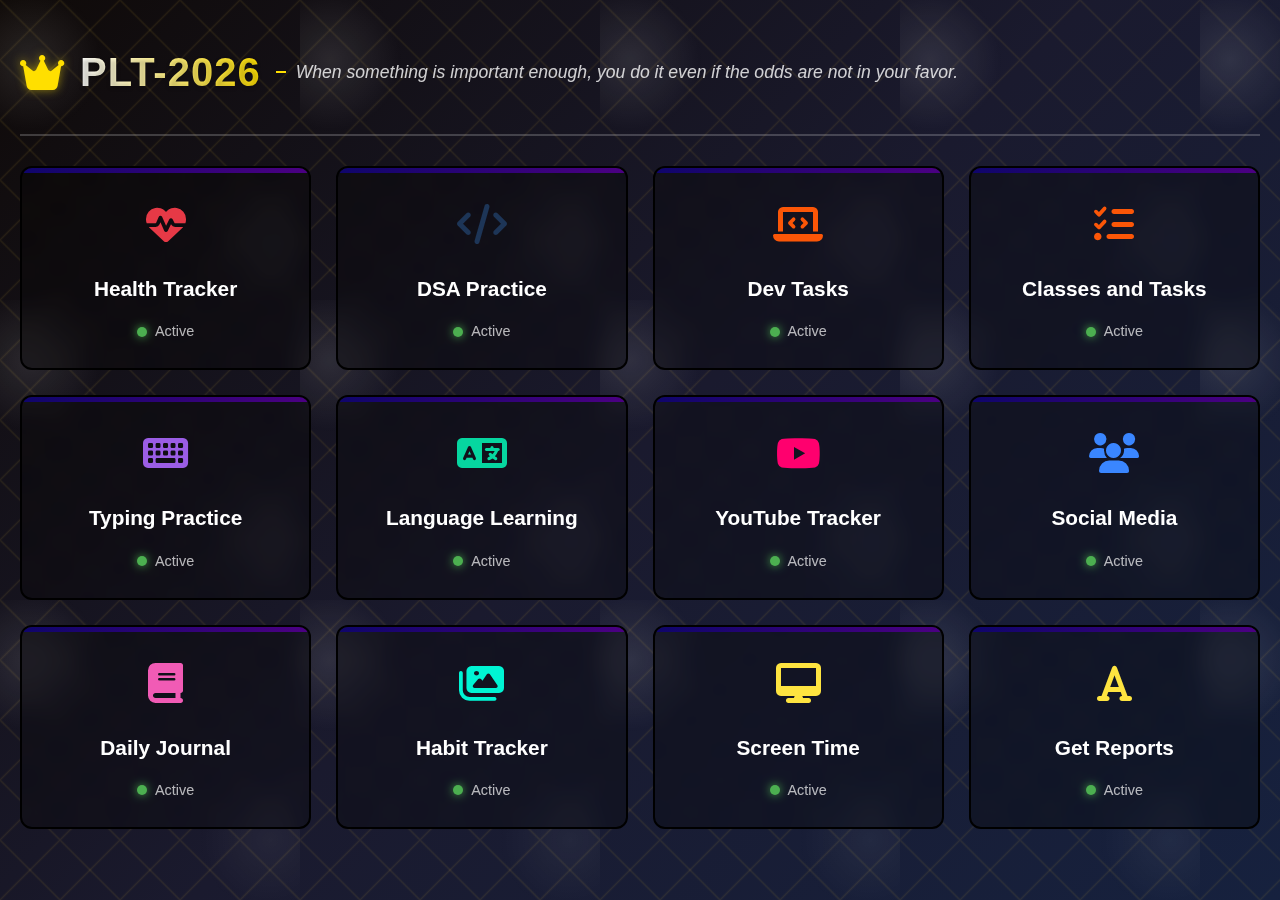
<file: index.html>
<!DOCTYPE html>
<html lang="en">
<head>
    <meta charset="UTF-8">
    <meta name="viewport" content="width=device-width, initial-scale=1.0">
    <title>PLT-2026 | Personal Life Tracker</title>
    <link rel="stylesheet" href="global.css">
    <link rel="stylesheet" href="https://cdnjs.cloudflare.com/ajax/libs/font-awesome/6.4.0/css/all.min.css">
    <link rel="manifest" href="manifest.json">
    <link rel="icon" href="icons/favicon.ico">
</head>
<body class="dark-mode">
    <div class="container">
        <header class="header">
            <div class="logo-container">
                <div class="logo">
                    <i class="fas fa-crown"></i>
                    <h1>PLT-2026</h1>
                    <p class="tagline">When something is important enough, you do it even if the odds are not in your favor.</p>
                </div>
            </div>
        </header>

        <main class="modules-grid">
            <!-- <h2 class="section-title">Life Modules</h2> -->
            <div class="modules-container" id="modules-container"></div>
        </main>

        <!-- <section class="quick-actions">
            <h2 class="section-title">Quick Actions</h2>
            <div class="actions-container">
                <button class="action-btn" id="daily-report">
                    <i class="fas fa-file-pdf"></i>
                    <span>Daily Report</span>
                </button>
                <button class="action-btn" id="add-entry">
                    <i class="fas fa-plus-circle"></i>
                    <span>New Entry</span>
                </button>
                <button class="action-btn" id="backup-now">
                    <i class="fas fa-cloud-upload-alt"></i>
                    <span>Backup Data</span>
                </button>
                <button class="action-btn" id="view-calendar">
                    <i class="far fa-calendar-check"></i>
                    <span>View Calendar</span>
                </button>
            </div>
        </section> -->

        <!-- <footer class="footer">
            <div class="footer-content">
                <p>PLT-2026 &copy; <span id="current-year"></span> | Personal Life Tracker System</p>
                <div class="footer-links">
                    <a href="views/settings.html">Settings</a>
                    <a href="views/backup-restore.html">Backup</a>
                    <a href="#" id="export-data">Export Data</a>
                </div>
            </div>
            <div class="system-status">
                <span class="status-indicator active"></span>
                <span>All Systems Operational</span>
            </div>
        </footer> -->
    <!-- </div> -->

    <script src="global.js"></script>
    <script>
        const modules = [
            { id: 1, name: "Health Tracker", icon: "fas fa-heartbeat", link: "modules/01-health.html", color: "#e63946" },
            { id: 2, name: "DSA Practice", icon: "fas fa-code", link: "modules/02-dsa.html", color: "#1d3557" },
            { id: 8, name: "Dev Tasks", icon: "fas fa-laptop-code", link: "modules/08-development.html", color: "#fb5607" },
            { id: 14, name: "Classes and Tasks", icon: "fas fa-tasks", link: "modules/14-tasks.html", color: "#fb5607" },
            { id: 10, name: "Typing Practice", icon: "fas fa-keyboard", link: "modules/10-typing.html", color: "#9b5de5" },
            { id: 6, name: "Language Learning", icon: "fas fa-language", link: "modules/06-duolingo.html", color: "#06d6a0" },
            { id: 4, name: "YouTube Tracker", icon: "fab fa-youtube", link: "modules/04-youtube.html", color: "#ff006e" },
            { id: 5, name: "Social Media", icon: "fas fa-users", link: "modules/05-social-media.html", color: "#3a86ff" },
            { id: 11, name: "Daily Journal", icon: "fas fa-book", link: "modules/11-diary.html", color: "#f15bb5" },
            { id: 12, name: "Habit Tracker", icon: "fas fa-images", link: "modules/12-gallery.html", color: "#00f5d4" },
            { id: 13, name: "Screen Time", icon: "fas fa-desktop", link: "modules/13-screentime.html", color: "#fee440" },
            { id: 13, name: "Get Reports", icon: "fas fa-font", link: "modules/15-pdf-export.html", color: "#fee440" }
        ];

        document.addEventListener('DOMContentLoaded', function() {
            const modulesContainer = document.getElementById('modules-container');
            
            modules.forEach(module => {
                const moduleCard = document.createElement('a');
                moduleCard.href = module.link;
                moduleCard.className = 'module-card';
                moduleCard.innerHTML = `
                    <div class="module-icon" style="color: ${module.color}">
                        <i class="${module.icon}"></i>
                    </div>
                    <h3 class="module-title">${module.name}</h3>
                    <div class="module-indicator">
                        <div class="indicator-dot active"></div>
                        <span>Active</span>
                    </div>
                `;
                modulesContainer.appendChild(moduleCard);
            });
            
            document.getElementById('current-year').textContent = new Date().getFullYear();
            
            document.querySelectorAll('.btn-icon, .action-btn').forEach(button => {
                button.addEventListener('click', function() {
                    this.classList.add('clicked');
                    setTimeout(() => {
                        this.classList.remove('clicked');
                    }, 300);
                });
            });
            
            document.getElementById('theme-toggle').addEventListener('click', function() {
                document.body.classList.toggle('dark-mode');
                const icon = this.querySelector('i');
                if (document.body.classList.contains('dark-mode')) {
                    icon.className = 'fas fa-sun';
                } else {
                    icon.className = 'fas fa-adjust';
                }
            });
            
            document.getElementById('daily-report').addEventListener('click', function() {
                window.location.href = 'modules/15-pdf-export.html';
            });
            
            document.getElementById('add-entry').addEventListener('click', function() {
                window.location.href = 'modules/11-diary.html';
            });
            
            document.getElementById('backup-now').addEventListener('click', function() {
                window.location.href = 'views/backup-restore.html';
            });
            
            document.getElementById('view-calendar').addEventListener('click', function() {
                window.location.href = 'views/calendar-view.html';
            });
            
            document.getElementById('export-data').addEventListener('click', function(e) {
                e.preventDefault();
                alert('Export functionality will be implemented in the data module.');
            });
        });
    </script>
</body>
</html>
</file>
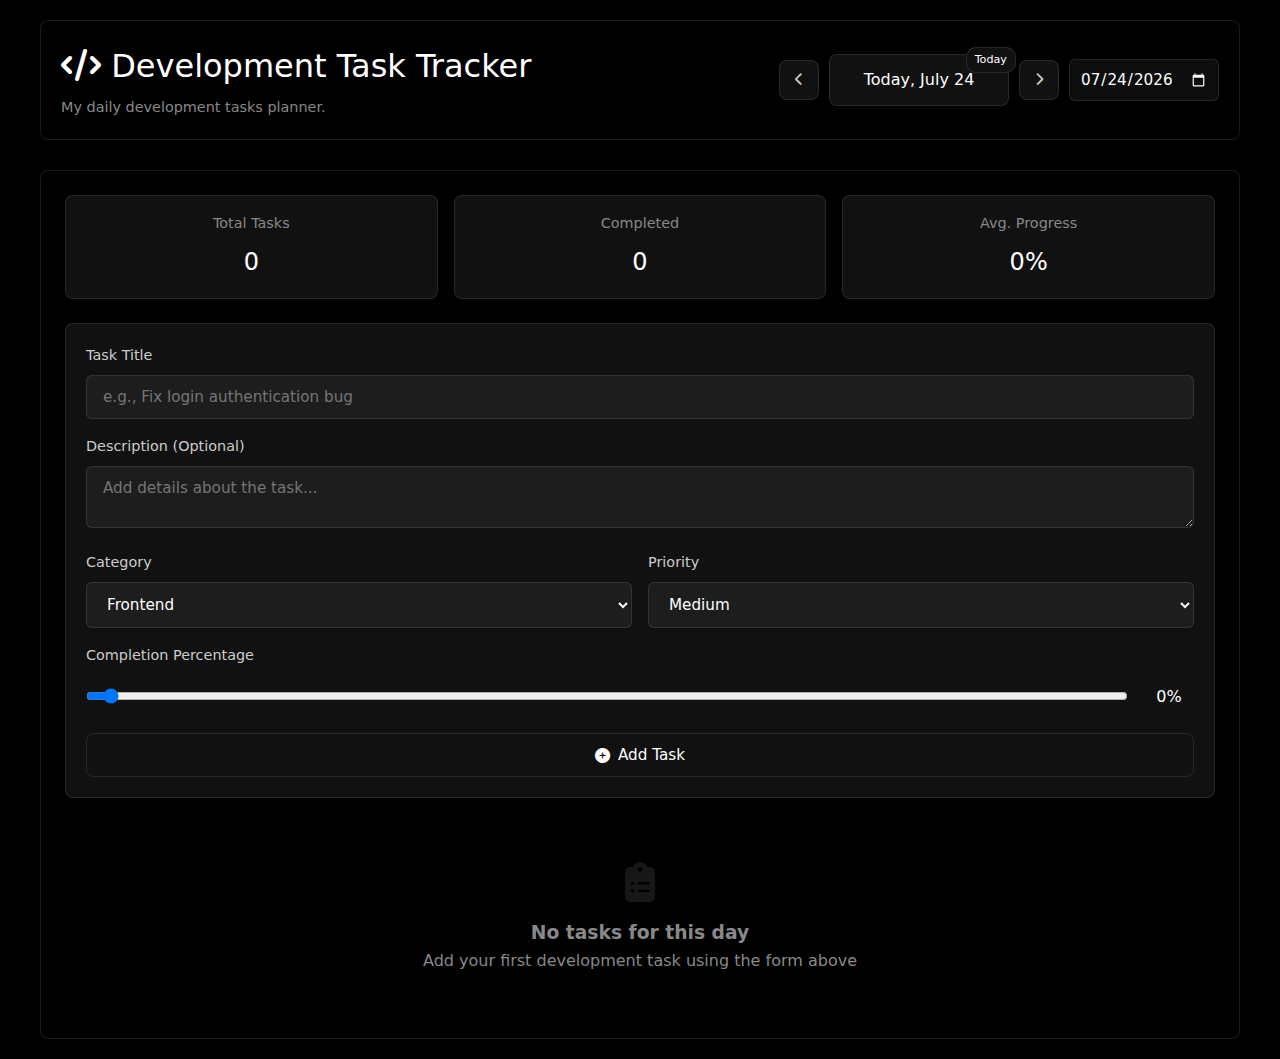
<file: modules/02-dsa.html>
<!DOCTYPE html>
<html lang="en">

<head>
    <meta charset="UTF-8">
    <meta name="viewport" content="width=device-width, initial-scale=1.0">
    <title>PLT-2026 | Development Task Tracker</title>
    <link rel="stylesheet" href="https://cdnjs.cloudflare.com/ajax/libs/font-awesome/6.4.0/css/all.min.css">
    <style>
        * {
            margin: 0;
            padding: 0;
            box-sizing: border-box;
            font-family: 'Segoe UI', system-ui, sans-serif;
        }

        :root {
            --bg-dark: #000000;
            --surface-dark: #000000;
            --surface-light: #111111;
            --text-primary: #ffffff;
            --text-secondary: #cccccc;
            --text-muted: #888888;
            --border-color: rgba(255, 255, 255, 0.1);
            --shadow-dark: 0 8px 32px rgba(0, 0, 0, 0.4);
            --shadow-light: 0 4px 16px rgba(0, 0, 0, 0.3);
            --border-radius: 8px;
            --transition: all 0.3s ease;
        }

        body {
            background: var(--bg-dark);
            color: var(--text-primary);
            min-height: 100vh;
            padding: 20px;
            line-height: 1.6;
        }

        .container {
            max-width: 1200px;
            margin: 0 auto;
            display: grid;
            grid-template-columns: 1fr;
            gap: 20px;
        }

        /* Header Styles */
        header {
            grid-column: 1 / -1;
            background: var(--surface-dark);
            border: 1px solid var(--border-color);
            border-radius: var(--border-radius);
            padding: 20px;
            margin-bottom: 10px;
            display: flex;
            justify-content: space-between;
            align-items: center;
            position: relative;
        }

        .header-title h1 {
            color: var(--text-primary);
            font-size: 2rem;
            margin-bottom: 4px;
            font-weight: 400;
        }

        .header-title p {
            color: var(--text-muted);
            font-size: 0.9rem;
        }

        .date-selector {
            display: flex;
            align-items: center;
            gap: 10px;
        }

        .date-display {
            background: var(--surface-light);
            border: 1px solid var(--border-color);
            border-radius: var(--border-radius);
            padding: 12px 16px;
            font-size: 1rem;
            font-weight: 400;
            color: var(--text-primary);
            min-width: 180px;
            text-align: center;
        }

        .date-nav-btn {
            background: var(--surface-light);
            border: 1px solid var(--border-color);
            border-radius: var(--border-radius);
            width: 40px;
            height: 40px;
            display: flex;
            align-items: center;
            justify-content: center;
            color: var(--text-secondary);
            cursor: pointer;
            transition: var(--transition);
        }

        .date-nav-btn:hover {
            background: var(--surface-dark);
            border-color: var(--border-color);
            color: var(--text-primary);
        }

        /* Main Panel */
        .main-panel {
            background: var(--surface-dark);
            border: 1px solid var(--border-color);
            border-radius: var(--border-radius);
            padding: 24px;
        }

        /* Form Styles */
        .add-task-form {
            background: var(--surface-light);
            border-radius: var(--border-radius);
            padding: 20px;
            margin-bottom: 24px;
            border: 1px solid var(--border-color);
        }

        .form-group {
            margin-bottom: 16px;
        }

        .form-group label {
            display: block;
            color: var(--text-secondary);
            margin-bottom: 8px;
            font-weight: 400;
            font-size: 0.9rem;
        }

        .form-control {
            width: 100%;
            padding: 12px 16px;
            background: rgba(255, 255, 255, 0.05);
            border: 1px solid var(--border-color);
            border-radius: 6px;
            color: var(--text-primary);
            font-size: 0.95rem;
            transition: var(--transition);
        }

        .form-control:focus {
            outline: none;
            border-color: rgba(255, 255, 255, 0.2);
            background: rgba(255, 255, 255, 0.08);
        }

        .form-row {
            display: grid;
            grid-template-columns: 1fr 1fr;
            gap: 16px;
        }

        .percentage-slider {
            display: flex;
            align-items: center;
            gap: 16px;
        }

        .percentage-slider input {
            flex: 1;
            background: rgba(255, 255, 255, 0.05);
        }

        .percentage-value {
            min-width: 50px;
            text-align: center;
            font-weight: 400;
            color: var(--text-primary);
        }

        .btn {
            padding: 12px 16px;
            border: 1px solid var(--border-color);
            border-radius: var(--border-radius);
            font-weight: 400;
            font-size: 0.95rem;
            cursor: pointer;
            transition: var(--transition);
            display: flex;
            align-items: center;
            justify-content: center;
            gap: 8px;
            background: var(--surface-light);
            color: var(--text-primary);
            width: 100%;
        }

        .btn:hover {
            background: var(--surface-dark);
            border-color: var(--border-color);
        }

        /* Stats Section */
        .stats-section {
            display: grid;
            grid-template-columns: repeat(3, 1fr);
            gap: 16px;
            margin-bottom: 24px;
        }

        .stat-item {
            background: var(--surface-light);
            border: 1px solid var(--border-color);
            border-radius: var(--border-radius);
            padding: 16px;
            text-align: center;
        }

        .stat-label {
            color: var(--text-muted);
            font-size: 0.9rem;
            margin-bottom: 8px;
            display: block;
        }

        .stat-value {
            color: var(--text-primary);
            font-size: 1.5rem;
            font-weight: 300;
        }

        /* Task List */
        .task-list {
            display: flex;
            flex-direction: column;
            gap: 12px;
        }

        .task-item {
            background: var(--surface-light);
            border: 1px solid var(--border-color);
            border-radius: var(--border-radius);
            padding: 20px;
            transition: var(--transition);
        }

        .task-item:hover {
            border-color: rgba(255, 255, 255, 0.2);
        }

        .task-header {
            display: flex;
            justify-content: space-between;
            align-items: center;
            margin-bottom: 12px;
        }

        .task-title {
            color: var(--text-primary);
            font-size: 1.1rem;
            font-weight: 400;
        }

        .task-actions {
            display: flex;
            gap: 8px;
        }

        .task-action-btn {
            background: none;
            border: 1px solid var(--border-color);
            color: var(--text-muted);
            cursor: pointer;
            width: 32px;
            height: 32px;
            border-radius: 6px;
            display: flex;
            align-items: center;
            justify-content: center;
            transition: var(--transition);
        }

        .task-action-btn:hover {
            background: rgba(255, 255, 255, 0.05);
            color: var(--text-primary);
        }

        #datePicker::-webkit-calendar-picker-indicator {
            filter: invert(1);
            cursor: pointer;
        }

        .task-description {
            color: var(--text-secondary);
            margin-bottom: 16px;
            font-size: 0.9rem;
            line-height: 1.5;
        }

        .task-meta {
            display: flex;
            justify-content: space-between;
            align-items: center;
            margin-bottom: 12px;
            font-size: 0.85rem;
        }

        .task-category, .task-priority {
            background: rgba(255, 255, 255, 0.05);
            color: var(--text-secondary);
            padding: 4px 12px;
            border-radius: 20px;
            border: 1px solid var(--border-color);
            font-weight: 400;
        }

        .progress-container {
            margin-top: 16px;
        }

        .progress-info {
            display: flex;
            justify-content: space-between;
            margin-bottom: 8px;
        }

        .progress-label {
            color: var(--text-muted);
        }

        .progress-percentage {
            color: var(--text-primary);
            font-weight: 400;
        }

        .progress-bar {
            height: 4px;
            background: rgba(255, 255, 255, 0.05);
            border-radius: 2px;
            overflow: hidden;
        }

        .progress-fill {
            height: 100%;
            background: var(--text-primary);
            border-radius: 2px;
            transition: width 0.5s ease;
        }

        .empty-state {
            text-align: center;
            padding: 40px 20px;
            color: var(--text-muted);
        }

        .empty-state i {
            font-size: 2.5rem;
            margin-bottom: 16px;
            color: var(--border-color);
        }

        /* Responsive Design */
        @media (max-width: 768px) {
            body {
                padding: 16px;
            }

            header {
                flex-direction: column;
                gap: 20px;
                text-align: center;
                padding: 16px;
            }

            .date-selector {
                width: 100%;
                justify-content: center;
            }

            .stats-section {
                grid-template-columns: 1fr;
            }

            .form-row {
                grid-template-columns: 1fr;
            }

            .main-panel {
                padding: 16px;
            }
        }

        @media (max-width: 480px) {
            body {
                padding: 12px;
            }

            .container {
                gap: 16px;
            }

            header {
                padding: 12px;
            }

            .header-title h1 {
                font-size: 1.5rem;
            }

            .date-display {
                min-width: auto;
                padding: 10px;
                font-size: 0.9rem;
            }
        }

        /* Animation for new tasks */
        @keyframes fadeIn {
            from {
                opacity: 0;
                transform: translateY(10px);
            }
            to {
                opacity: 1;
                transform: translateY(0);
            }
        }

        .task-item {
            animation: fadeIn 0.3s ease;
        }

        /* Date highlight for today */
        .today-highlight {
            position: relative;
        }

        .today-highlight::after {
            content: "Today";
            position: absolute;
            top: -8px;
            right: -8px;
            background: var(--surface-light);
            color: var(--text-primary);
            font-size: 0.7rem;
            font-weight: 500;
            padding: 3px 8px;
            border-radius: 10px;
            border: 1px solid var(--border-color);
        }
    </style>
</head>

<body>
    <div class="container">
        <!-- Header -->
        <header>
            <div class="header-title">
                <h1><i class="fas fa-code"></i> Development Task Tracker</h1>
                <p>My daily development tasks planner.</p>
            </div>
            <div class="date-selector">
                <button class="date-nav-btn" id="prevDayBtn">
                    <i class="fas fa-chevron-left"></i>
                </button>
                <div class="date-display" id="currentDateDisplay">
                    Loading...
                </div>
                <button class="date-nav-btn" id="nextDayBtn">
                    <i class="fas fa-chevron-right"></i>
                </button>
                <input type="date" id="datePicker" class="form-control" style="width: 150px; padding: 10px;">
            </div>
        </header>

        <!-- Main Panel (Merged Date Management and Task Management) -->
        <div class="main-panel">
            <!-- Stats Section -->
            <div class="stats-section">
                <div class="stat-item">
                    <span class="stat-label">Total Tasks</span>
                    <span class="stat-value" id="totalTasks">0</span>
                </div>
                <div class="stat-item">
                    <span class="stat-label">Completed</span>
                    <span class="stat-value" id="completedTasks">0</span>
                </div>
                <div class="stat-item">
                    <span class="stat-label">Avg. Progress</span>
                    <span class="stat-value" id="avgProgress">0%</span>
                </div>
            </div>

            <!-- Add Task Form -->
            <div class="add-task-form">
                <div class="form-group">
                    <label for="taskTitle">Task Title</label>
                    <input type="text" id="taskTitle" class="form-control"
                        placeholder="e.g., Fix login authentication bug">
                </div>

                <div class="form-group">
                    <label for="taskDescription">Description (Optional)</label>
                    <textarea id="taskDescription" class="form-control" rows="2"
                        placeholder="Add details about the task..."></textarea>
                </div>

                <div class="form-row">
                    <div class="form-group">
                        <label for="taskCategory">Category</label>
                        <select id="taskCategory" class="form-control">
                            <option value="Frontend">Frontend</option>
                            <option value="Backend">Backend</option>
                            <option value="Devops">Devops</option>
                            <option value="Blockchain">Blockchain</option>
                            <option value="Ml">Ml</option>
                            <option value="AI">AI</option>
                        </select>
                    </div>

                    <div class="form-group">
                        <label for="taskPriority">Priority</label>
                        <select id="taskPriority" class="form-control">
                            <option value="Low">Low</option>
                            <option value="Medium" selected>Medium</option>
                            <option value="High">High</option>
                        </select>
                    </div>
                </div>

                <div class="form-group">
                    <label for="taskPercentage">Completion Percentage</label>
                    <div class="percentage-slider">
                        <input type="range" id="taskPercentage" class="form-control" min="0" max="100" value="0">
                        <span class="percentage-value" id="percentageValue">0%</span>
                    </div>
                </div>

                <button class="btn" id="addTaskBtn">
                    <i class="fas fa-plus-circle"></i> Add Task
                </button>
            </div>

            <!-- Task List -->
            <div class="task-list" id="taskListContainer">
                <!-- Tasks will be dynamically inserted here -->
                <div class="empty-state">
                    <i class="fas fa-clipboard-list"></i>
                    <h3>No tasks for this day</h3>
                    <p>Add your first development task using the form above</p>
                </div>
            </div>
        </div>
    </div>

    <script>
        // Development Task Tracker Application
        class DevelopmentTaskTracker {
            constructor() {
                this.currentDate = new Date();
                this.tasks = [];
                this.init();
            }

            init() {
                // Initialize date display
                this.updateDateDisplay();

                // Load tasks for current date
                this.loadTasks();

                // Setup event listeners
                this.setupEventListeners();

                // Update statistics
                this.updateStatistics();
            }

            // Format date as YYYY-MM-DD for localStorage keys
            formatDate(date) {
                const year = date.getFullYear();
                const month = String(date.getMonth() + 1).padStart(2, '0');
                const day = String(date.getDate()).padStart(2, '0');
                return `${year}-${month}-${day}`;
            }

            // Format date for display
            formatDateDisplay(date) {
                const options = { weekday: 'long', year: 'numeric', month: 'long', day: 'numeric' };
                const today = new Date();
                const isToday = date.toDateString() === today.toDateString();

                let displayText = date.toLocaleDateString('en-US', options);
                if (isToday) {
                    displayText = `Today, ${date.toLocaleDateString('en-US', { month: 'long', day: 'numeric' })}`;
                }

                return displayText;
            }

            // Update the date display in the UI
            updateDateDisplay() {
                const dateDisplay = document.getElementById('currentDateDisplay');
                dateDisplay.textContent = this.formatDateDisplay(this.currentDate);

                // Highlight if today
                const today = new Date();
                if (this.currentDate.toDateString() === today.toDateString()) {
                    dateDisplay.classList.add('today-highlight');
                } else {
                    dateDisplay.classList.remove('today-highlight');
                }

                // Set date picker value
                document.getElementById('datePicker').value = this.formatDate(this.currentDate);
            }

            // Load tasks for the current date from localStorage
            loadTasks() {
                const dateKey = `dev_tasks_${this.formatDate(this.currentDate)}`;
                const storedTasks = localStorage.getItem(dateKey);

                if (storedTasks) {
                    this.tasks = JSON.parse(storedTasks);
                } else {
                    this.tasks = [];
                }

                this.renderTasks();
                this.updateStatistics();
            }

            // Save tasks for the current date to localStorage
            saveTasks() {
                const dateKey = `dev_tasks_${this.formatDate(this.currentDate)}`;
                localStorage.setItem(dateKey, JSON.stringify(this.tasks));
                this.updateStatistics();
            }

            // Add a new task
            addTask(taskData) {
                const newTask = {
                    id: `task_${Date.now()}_${Math.random().toString(36).substr(2, 9)}`,
                    title: taskData.title || 'Untitled Task',
                    description: taskData.description || '',
                    percentage: parseInt(taskData.percentage) || 0,
                    category: taskData.category || 'Frontend',
                    priority: taskData.priority || 'Medium',
                    completed: taskData.percentage === 100
                };

                this.tasks.push(newTask);
                this.saveTasks();
                this.renderTasks();

                // Clear the form
                document.getElementById('taskTitle').value = '';
                document.getElementById('taskDescription').value = '';
                document.getElementById('taskPercentage').value = 0;
                document.getElementById('percentageValue').textContent = '0%';
            }

            // Update task progress
            updateTaskProgress(taskId, newPercentage) {
                const taskIndex = this.tasks.findIndex(task => task.id === taskId);
                if (taskIndex !== -1) {
                    this.tasks[taskIndex].percentage = parseInt(newPercentage);
                    this.tasks[taskIndex].completed = parseInt(newPercentage) === 100;
                    this.saveTasks();
                    this.renderTasks();
                }
            }

            // Delete a task
            deleteTask(taskId) {
                this.tasks = this.tasks.filter(task => task.id !== taskId);
                this.saveTasks();
                this.renderTasks();
            }

            // Render tasks to the UI
            renderTasks() {
                const taskListContainer = document.getElementById('taskListContainer');

                if (this.tasks.length === 0) {
                    taskListContainer.innerHTML = `
                        <div class="empty-state">
                            <i class="fas fa-clipboard-list"></i>
                            <h3>No tasks for this day</h3>
                            <p>Add your first development task using the form above</p>
                        </div>
                    `;
                    return;
                }

                taskListContainer.innerHTML = '';

                this.tasks.forEach(task => {
                    const taskElement = document.createElement('div');
                    taskElement.className = 'task-item';
                    taskElement.innerHTML = `
                        <div class="task-header">
                            <div class="task-title">${task.title}</div>
                            <div class="task-actions">
                                <button class="task-action-btn delete-task" data-task-id="${task.id}" title="Delete Task">
                                    <i class="fas fa-trash"></i>
                                </button>
                            </div>
                        </div>
                        
                        ${task.description ? `<div class="task-description">${task.description}</div>` : ''}
                        
                        <div class="task-meta">
                            <span class="task-category">${task.category}</span>
                            <span class="task-priority priority-${task.priority.toLowerCase()}">${task.priority}</span>
                        </div>
                        
                        <div class="progress-container">
                            <div class="progress-info">
                                <span class="progress-label">Progress</span>
                                <span class="progress-percentage">${task.percentage}%</span>
                            </div>
                            <div class="progress-bar">
                                <div class="progress-fill" style="width: ${task.percentage}%"></div>
                            </div>
                            <input type="range" class="task-progress-slider" data-task-id="${task.id}" min="0" max="100" value="${task.percentage}" style="width: 100%; margin-top: 8px;">
                        </div>
                    `;

                    taskListContainer.appendChild(taskElement);
                });

                // Add event listeners for dynamically created elements
                this.addTaskEventListeners();
            }

            // Update statistics
            updateStatistics() {
                // Calculate statistics
                const totalTasks = this.tasks.length;
                const completedTasks = this.tasks.filter(task => task.percentage === 100).length;
                const totalProgress = this.tasks.reduce((sum, task) => sum + task.percentage, 0);
                const avgProgress = totalTasks > 0 ? Math.round(totalProgress / totalTasks) : 0;

                // Update statistics
                document.getElementById('totalTasks').textContent = totalTasks;
                document.getElementById('completedTasks').textContent = completedTasks;
                document.getElementById('avgProgress').textContent = `${avgProgress}%`;
            }

            // Setup event listeners for UI interactions
            setupEventListeners() {
                // Date navigation
                document.getElementById('prevDayBtn').addEventListener('click', () => {
                    this.currentDate.setDate(this.currentDate.getDate() - 1);
                    this.updateDateDisplay();
                    this.loadTasks();
                });

                document.getElementById('nextDayBtn').addEventListener('click', () => {
                    this.currentDate.setDate(this.currentDate.getDate() + 1);
                    this.updateDateDisplay();
                    this.loadTasks();
                });

                // Date picker
                document.getElementById('datePicker').addEventListener('change', (e) => {
                    const selectedDate = new Date(e.target.value);
                    this.currentDate = selectedDate;
                    this.updateDateDisplay();
                    this.loadTasks();
                });

                // Percentage slider in form
                const percentageSlider = document.getElementById('taskPercentage');
                const percentageValue = document.getElementById('percentageValue');

                percentageSlider.addEventListener('input', (e) => {
                    percentageValue.textContent = `${e.target.value}%`;
                });

                // Add task button
                document.getElementById('addTaskBtn').addEventListener('click', () => {
                    const title = document.getElementById('taskTitle').value.trim();
                    const description = document.getElementById('taskDescription').value.trim();
                    const category = document.getElementById('taskCategory').value;
                    const priority = document.getElementById('taskPriority').value;
                    const percentage = document.getElementById('taskPercentage').value;

                    if (!title) {
                        alert('Please enter a task title');
                        return;
                    }

                    this.addTask({
                        title,
                        description,
                        category,
                        priority,
                        percentage
                    });
                });

                // Enter key to add task
                document.getElementById('taskTitle').addEventListener('keypress', (e) => {
                    if (e.key === 'Enter') {
                        document.getElementById('addTaskBtn').click();
                    }
                });
            }

            // Add event listeners for dynamically created task elements
            addTaskEventListeners() {
                // Delete task buttons
                document.querySelectorAll('.delete-task').forEach(button => {
                    button.addEventListener('click', (e) => {
                        const taskId = e.currentTarget.getAttribute('data-task-id');
                        this.deleteTask(taskId);
                    });
                });

                // Progress sliders for each task
                document.querySelectorAll('.task-progress-slider').forEach(slider => {
                    slider.addEventListener('input', (e) => {
                        const taskId = e.target.getAttribute('data-task-id');
                        const newPercentage = e.target.value;

                        // Update the percentage text
                        const percentageElement = e.target.closest('.progress-container').querySelector('.progress-percentage');
                        percentageElement.textContent = `${newPercentage}%`;

                        // Update the progress bar
                        const progressFill = e.target.closest('.progress-container').querySelector('.progress-fill');
                        progressFill.style.width = `${newPercentage}%`;

                        // Update the task in the data model
                        this.updateTaskProgress(taskId, newPercentage);
                    });
                });
            }
        }

        // Initialize the application when the page loads
        document.addEventListener('DOMContentLoaded', () => {
            const tracker = new DevelopmentTaskTracker();

            // Make tracker available globally for debugging
            window.tracker = tracker;
        });
    </script>
</body>

</html>
</file>
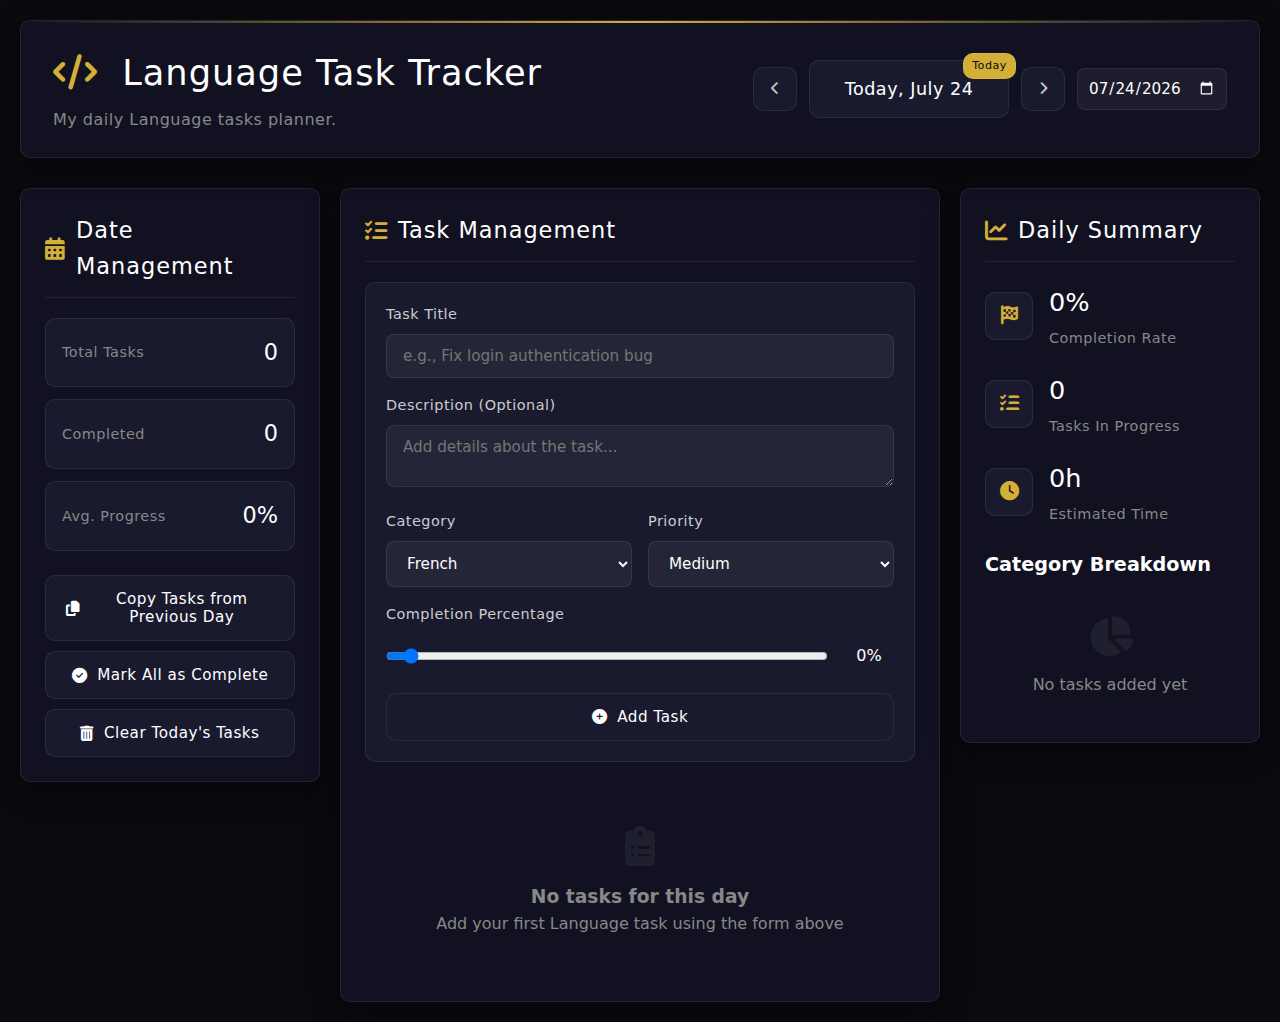
<file: modules/06-duolingo.html>
<!DOCTYPE html>
<html lang="en">

<head>
    <meta charset="UTF-8">
    <meta name="viewport" content="width=device-width, initial-scale=1.0">
    <title>PLT-2026 | Development Task Tracker</title>
    <link rel="stylesheet" href="https://cdnjs.cloudflare.com/ajax/libs/font-awesome/6.4.0/css/all.min.css">
    <style>
        * {
            margin: 0;
            padding: 0;
            box-sizing: border-box;
            font-family: 'Segoe UI', system-ui, sans-serif;
        }

        :root {
            --bg-dark: #0a0a0f;
            --surface-dark: #111122;
            --surface-light: #1a1a2e;
            --text-primary: #ffffff;
            --text-secondary: #cccccc;
            --text-muted: #888888;
            --border-color: rgba(255, 255, 255, 0.08);
            --accent-gold: #d4af37;
            --accent-gold-light: #f4e4a6;
            --accent-silver: #c0c0c0;
            --shadow-dark: 0 8px 32px rgba(0, 0, 0, 0.4);
            --shadow-light: 0 4px 16px rgba(0, 0, 0, 0.3);
            --border-radius: 10px;
            --transition: all 0.3s ease;
        }

        body {
            background: var(--bg-dark);
            color: var(--text-primary);
            min-height: 100vh;
            padding: 20px;
            line-height: 1.6;
        }

        .container {
            max-width: 1400px;
            margin: 0 auto;
            display: grid;
            grid-template-columns: 1fr 2fr 1fr;
            gap: 20px;
        }

        /* Header Styles */
        header {
            grid-column: 1 / -1;
            background: var(--surface-dark);
            border: 1px solid var(--border-color);
            border-radius: var(--border-radius);
            padding: 24px 32px;
            margin-bottom: 10px;
            box-shadow: var(--shadow-dark);
            display: flex;
            justify-content: space-between;
            align-items: center;
            position: relative;
            overflow: hidden;
        }

        header::before {
            content: '';
            position: absolute;
            top: 0;
            left: 0;
            right: 0;
            height: 2px;
            background: linear-gradient(90deg, transparent, var(--accent-gold), transparent);
        }

        .header-title h1 {
            color: var(--text-primary);
            font-size: 2.2rem;
            margin-bottom: 6px;
            font-weight: 300;
            letter-spacing: 1px;
        }

        .header-title h1 i {
            color: var(--accent-gold);
            margin-right: 12px;
        }

        .header-title p {
            color: var(--text-muted);
            font-size: 1rem;
            letter-spacing: 0.5px;
        }

        .date-selector {
            display: flex;
            align-items: center;
            gap: 12px;
        }

        .date-display {
            background: var(--surface-light);
            border: 1px solid var(--border-color);
            border-radius: var(--border-radius);
            padding: 14px 20px;
            font-size: 1.1rem;
            font-weight: 400;
            color: var(--text-primary);
            min-width: 200px;
            text-align: center;
            letter-spacing: 0.5px;
        }

        .date-nav-btn {
            background: var(--surface-light);
            border: 1px solid var(--border-color);
            border-radius: var(--border-radius);
            width: 44px;
            height: 44px;
            display: flex;
            align-items: center;
            justify-content: center;
            color: var(--text-secondary);
            cursor: pointer;
            transition: var(--transition);
        }

        .date-nav-btn:hover {
            background: var(--surface-dark);
            border-color: var(--accent-gold);
            color: var(--accent-gold-light);
        }

        /* Panel Common Styles */
        .panel {
            background: var(--surface-dark);
            border: 1px solid var(--border-color);
            border-radius: var(--border-radius);
            padding: 24px;
            box-shadow: var(--shadow-dark);
            height: fit-content;
        }

        .panel h2 {
            color: var(--text-primary);
            font-size: 1.4rem;
            margin-bottom: 20px;
            padding-bottom: 12px;
            border-bottom: 1px solid var(--border-color);
            font-weight: 300;
            letter-spacing: 1px;
            display: flex;
            align-items: center;
            gap: 10px;
        }

        .panel h2 i {
            color: var(--accent-gold);
        }

        /* Left Column - Date Management */
        .date-management .stats {
            display: flex;
            flex-direction: column;
            gap: 12px;
            margin-bottom: 24px;
        }

        .stat-item {
            display: flex;
            justify-content: space-between;
            align-items: center;
            padding: 16px;
            background: var(--surface-light);
            border-radius: var(--border-radius);
            border: 1px solid var(--border-color);
        }

        .stat-label {
            color: var(--text-muted);
            font-size: 0.9rem;
            letter-spacing: 0.5px;
        }

        .stat-value {
            color: var(--text-primary);
            font-size: 1.4rem;
            font-weight: 300;
        }

        .date-actions {
            display: flex;
            flex-direction: column;
            gap: 10px;
        }

        .btn {
            padding: 14px 20px;
            border: 1px solid var(--border-color);
            border-radius: var(--border-radius);
            font-weight: 400;
            font-size: 0.95rem;
            cursor: pointer;
            transition: var(--transition);
            display: flex;
            align-items: center;
            justify-content: center;
            gap: 10px;
            letter-spacing: 0.5px;
            background: var(--surface-light);
            color: var(--text-primary);
        }

        .btn:hover {
            background: var(--surface-dark);
            border-color: var(--accent-gold);
            transform: translateY(-2px);
            box-shadow: var(--shadow-light);
            color: var(--accent-gold-light);
        }

        /* Center Column - Task Management */
        .add-task-form {
            background: var(--surface-light);
            border-radius: var(--border-radius);
            padding: 20px;
            margin-bottom: 24px;
            border: 1px solid var(--border-color);
        }

        .form-group {
            margin-bottom: 16px;
        }

        .form-group label {
            display: block;
            color: var(--text-secondary);
            margin-bottom: 8px;
            font-weight: 400;
            font-size: 0.9rem;
            letter-spacing: 0.5px;
        }

        .form-control {
            width: 100%;
            padding: 12px 16px;
            background: rgba(255, 255, 255, 0.05);
            border: 1px solid var(--border-color);
            border-radius: 8px;
            color: var(--text-primary);
            font-size: 0.95rem;
            transition: var(--transition);
        }

        .form-control:focus {
            outline: none;
            border-color: var(--accent-gold);
            background: rgba(255, 255, 255, 0.08);
        }

        .form-row {
            display: grid;
            grid-template-columns: 1fr 1fr;
            gap: 16px;
        }

        .percentage-slider {
            display: flex;
            align-items: center;
            gap: 16px;
        }

        .percentage-slider input {
            flex: 1;
            background: rgba(255, 255, 255, 0.05);
        }

        .percentage-value {
            min-width: 50px;
            text-align: center;
            font-weight: 400;
            color: var(--text-primary);
        }

        .task-list {
            display: flex;
            flex-direction: column;
            gap: 12px;
        }

        .task-item {
            background: var(--surface-light);
            border: 1px solid var(--border-color);
            border-radius: var(--border-radius);
            padding: 20px;
            transition: var(--transition);
        }

        .task-item:hover {
            border-color: var(--accent-gold);
            transform: translateY(-2px);
            box-shadow: var(--shadow-light);
        }

        .task-header {
            display: flex;
            justify-content: space-between;
            align-items: center;
            margin-bottom: 12px;
        }

        .task-title {
            color: var(--text-primary);
            font-size: 1.1rem;
            font-weight: 400;
        }

        .task-actions {
            display: flex;
            gap: 8px;
        }

        .task-action-btn {
            background: none;
            border: 1px solid var(--border-color);
            color: var(--text-muted);
            cursor: pointer;
            width: 34px;
            height: 34px;
            border-radius: 8px;
            display: flex;
            align-items: center;
            justify-content: center;
            transition: var(--transition);
        }

        .task-action-btn:hover {
            background: var(--surface-dark);
            border-color: var(--accent-gold);
            color: var(--accent-gold-light);
        }

        #datePicker::-webkit-calendar-picker-indicator {
            filter: invert(1);
            cursor: pointer;
        }

        .task-description {
            color: var(--text-secondary);
            margin-bottom: 16px;
            font-size: 0.9rem;
            line-height: 1.5;
        }

        .task-meta {
            display: flex;
            justify-content: space-between;
            align-items: center;
            margin-bottom: 12px;
            font-size: 0.85rem;
        }

        .task-category,
        .task-priority {
            background: rgba(255, 255, 255, 0.05);
            color: var(--text-secondary);
            padding: 4px 12px;
            border-radius: 20px;
            border: 1px solid var(--border-color);
            font-weight: 400;
        }

        .progress-container {
            margin-top: 16px;
        }

        .progress-info {
            display: flex;
            justify-content: space-between;
            margin-bottom: 8px;
        }

        .progress-label {
            color: var(--text-muted);
        }

        .progress-percentage {
            color: var(--text-primary);
            font-weight: 400;
        }

        .progress-bar {
            height: 6px;
            background: rgba(255, 255, 255, 0.05);
            border-radius: 3px;
            overflow: hidden;
        }

        .progress-fill {
            height: 100%;
            background: var(--accent-gold);
            border-radius: 3px;
            transition: width 0.5s ease;
        }

        .empty-state {
            text-align: center;
            padding: 40px 20px;
            color: var(--text-muted);
        }

        .empty-state i {
            font-size: 2.5rem;
            margin-bottom: 16px;
            color: var(--border-color);
        }

        /* Right Column - Progress Summary */
        .daily-summary .summary-stats {
            display: flex;
            flex-direction: column;
            gap: 20px;
            margin-bottom: 24px;
        }

        .summary-item {
            display: flex;
            align-items: center;
            gap: 16px;
        }

        .summary-icon {
            width: 48px;
            height: 48px;
            border-radius: var(--border-radius);
            display: flex;
            align-items: center;
            justify-content: center;
            font-size: 1.2rem;
            background: var(--surface-light);
            border: 1px solid var(--border-color);
            color: var(--accent-gold);
        }

        .summary-content h3 {
            color: var(--text-primary);
            font-size: 1.6rem;
            margin-bottom: 4px;
            font-weight: 300;
        }

        .summary-content p {
            color: var(--text-muted);
            font-size: 0.9rem;
            letter-spacing: 0.5px;
        }

        .category-breakdown {
            margin-top: 24px;
        }

        .category-item {
            display: flex;
            justify-content: space-between;
            align-items: center;
            padding: 12px 0;
            border-bottom: 1px solid var(--border-color);
        }

        .category-item:last-child {
            border-bottom: none;
        }

        .category-name {
            display: flex;
            align-items: center;
            gap: 10px;
            color: var(--text-secondary);
        }

        .category-count {
            color: var(--text-primary);
            font-weight: 400;
        }

        /* Responsive Design */
        @media (max-width: 1200px) {
            .container {
                grid-template-columns: 1fr;
                gap: 20px;
            }

            .form-row {
                grid-template-columns: 1fr;
            }
        }

        @media (max-width: 768px) {
            body {
                padding: 16px;
            }

            header {
                flex-direction: column;
                gap: 20px;
                text-align: center;
                padding: 20px;
            }

            .date-selector {
                width: 100%;
                justify-content: center;
            }

            .panel {
                padding: 20px;
            }
        }

        @media (max-width: 480px) {
            body {
                padding: 12px;
            }

            .container {
                gap: 16px;
            }

            header {
                padding: 16px;
            }

            .header-title h1 {
                font-size: 1.8rem;
            }

            .date-display {
                min-width: auto;
                padding: 12px;
                font-size: 1rem;
            }

            .btn {
                padding: 12px 16px;
                font-size: 0.9rem;
            }
        }

        /* Animation for new tasks */
        @keyframes fadeIn {
            from {
                opacity: 0;
                transform: translateY(10px);
            }

            to {
                opacity: 1;
                transform: translateY(0);
            }
        }

        .task-item {
            animation: fadeIn 0.3s ease;
        }

        /* Date highlight for today */
        .today-highlight {
            position: relative;
        }

        .today-highlight::after {
            content: "Today";
            position: absolute;
            top: -8px;
            right: -8px;
            background: var(--accent-gold);
            color: var(--bg-dark);
            font-size: 0.7rem;
            font-weight: 500;
            padding: 3px 8px;
            border-radius: 10px;
            border: 1px solid var(--border-color);
        }
    </style>

<body>
    <div class="container">
        <!-- Header -->
        <header>
            <div class="header-title">
                <h1><i class="fas fa-code"></i> Language Task Tracker</h1>
                <p>My daily Language tasks planner.</p>
            </div>
            <div class="date-selector">
                <button class="date-nav-btn" id="prevDayBtn">
                    <i class="fas fa-chevron-left"></i>
                </button>
                <div class="date-display" id="currentDateDisplay">
                    Loading...
                </div>
                <button class="date-nav-btn" id="nextDayBtn">
                    <i class="fas fa-chevron-right"></i>
                </button>
                <input type="date" id="datePicker" class="form-control" style="width: 150px; padding: 10px;">
            </div>
        </header>

        <!-- Left Column: Date Management -->
        <div class="panel date-management">
            <h2><i class="fas fa-calendar-alt"></i> Date Management</h2>

            <div class="stats">
                <div class="stat-item">
                    <span class="stat-label">Total Tasks</span>
                    <span class="stat-value" id="totalTasks">0</span>
                </div>
                <div class="stat-item">
                    <span class="stat-label">Completed</span>
                    <span class="stat-value" id="completedTasks">0</span>
                </div>
                <div class="stat-item">
                    <span class="stat-label">Avg. Progress</span>
                    <span class="stat-value" id="avgProgress">0%</span>
                </div>
            </div>

            <div class="date-actions">
                <button class="btn btn-primary" id="copyPreviousBtn">
                    <i class="fas fa-copy"></i> Copy Tasks from Previous Day
                </button>
                <button class="btn btn-secondary" id="markAllCompleteBtn">
                    <i class="fas fa-check-circle"></i> Mark All as Complete
                </button>
                <button class="btn btn-warning" id="clearTasksBtn">
                    <i class="fas fa-trash-alt"></i> Clear Today's Tasks
                </button>
            </div>
        </div>

        <!-- Center Column: Task Management -->
        <div class="panel task-management">
            <h2><i class="fas fa-tasks"></i> Task Management</h2>

            <div class="add-task-form">
                <div class="form-group">
                    <label for="taskTitle">Task Title</label>
                    <input type="text" id="taskTitle" class="form-control"
                        placeholder="e.g., Fix login authentication bug">
                </div>

                <div class="form-group">
                    <label for="taskDescription">Description (Optional)</label>
                    <textarea id="taskDescription" class="form-control" rows="2"
                        placeholder="Add details about the task..."></textarea>
                </div>

                <div class="form-row">
                    <div class="form-group">
                        <label for="taskCategory">Category</label>
                        <select id="taskCategory" class="form-control">
                            <option value="French">French</option>
                            <option value="German">German</option>
                            <option value="Japanese">Japanese</option>
                        </select>
                    </div>

                    <div class="form-group">
                        <label for="taskPriority">Priority</label>
                        <select id="taskPriority" class="form-control">
                            <option value="Low">Low</option>
                            <option value="Medium" selected>Medium</option>
                            <option value="High">High</option>
                        </select>
                    </div>
                </div>

                <div class="form-group">
                    <label for="taskPercentage">Completion Percentage</label>
                    <div class="percentage-slider">
                        <input type="range" id="taskPercentage" class="form-control" min="0" max="100" value="0">
                        <span class="percentage-value" id="percentageValue">0%</span>
                    </div>
                </div>

                <button class="btn btn-primary" id="addTaskBtn" style="width: 100%;">
                    <i class="fas fa-plus-circle"></i> Add Task
                </button>
            </div>

            <div class="task-list" id="taskListContainer">
                <!-- Tasks will be dynamically inserted here -->
                <div class="empty-state">
                    <i class="fas fa-clipboard-list"></i>
                    <h3>No tasks for this day</h3>
                    <p>Add your first Language task using the form above</p>
                </div>
            </div>
        </div>

        <!-- Right Column: Progress Summary -->
        <div class="panel daily-summary">
            <h2><i class="fas fa-chart-line"></i> Daily Summary</h2>

            <div class="summary-stats">
                <div class="summary-item">
                    <div class="summary-icon completion">
                        <i class="fas fa-flag-checkered"></i>
                    </div>
                    <div class="summary-content">
                        <h3 id="completionRate">0%</h3>
                        <p>Completion Rate</p>
                    </div>
                </div>

                <div class="summary-item">
                    <div class="summary-icon tasks">
                        <i class="fas fa-list-check"></i>
                    </div>
                    <div class="summary-content">
                        <h3 id="inProgressTasks">0</h3>
                        <p>Tasks In Progress</p>
                    </div>
                </div>

                <div class="summary-item">
                    <div class="summary-icon time">
                        <i class="fas fa-clock"></i>
                    </div>
                    <div class="summary-content">
                        <h3 id="estimatedTime">0h</h3>
                        <p>Estimated Time</p>
                    </div>
                </div>
            </div>

            <div class="category-breakdown">
                <h3 style="margin-bottom: 16px; font-size: 1.2rem;">Category Breakdown</h3>
                <div id="categoryBreakdown">
                    <!-- Category items will be dynamically inserted here -->
                    <div class="empty-state" style="padding: 20px 0;">
                        <i class="fas fa-chart-pie"></i>
                        <p>No tasks added yet</p>
                    </div>
                </div>
            </div>
        </div>
    </div>

    <script>
        // Development Task Tracker Application
        class DevelopmentTaskTracker {
            constructor() {
                this.currentDate = new Date();
                this.tasks = [];
                this.init();
            }

            init() {
                // Initialize date display
                this.updateDateDisplay();

                // Load tasks for current date
                this.loadTasks();

                // Setup event listeners
                this.setupEventListeners();

                // Update statistics
                this.updateStatistics();
            }

            // Format date as YYYY-MM-DD for localStorage keys
            formatDate(date) {
                const year = date.getFullYear();
                const month = String(date.getMonth() + 1).padStart(2, '0');
                const day = String(date.getDate()).padStart(2, '0');
                return `${year}-${month}-${day}`;
            }

            // Format date for display
            formatDateDisplay(date) {
                const options = { weekday: 'long', year: 'numeric', month: 'long', day: 'numeric' };
                const today = new Date();
                const isToday = date.toDateString() === today.toDateString();

                let displayText = date.toLocaleDateString('en-US', options);
                if (isToday) {
                    displayText = `Today, ${date.toLocaleDateString('en-US', { month: 'long', day: 'numeric' })}`;
                }

                return displayText;
            }

            // Update the date display in the UI
            updateDateDisplay() {
                const dateDisplay = document.getElementById('currentDateDisplay');
                dateDisplay.textContent = this.formatDateDisplay(this.currentDate);

                // Highlight if today
                const today = new Date();
                if (this.currentDate.toDateString() === today.toDateString()) {
                    dateDisplay.classList.add('today-highlight');
                } else {
                    dateDisplay.classList.remove('today-highlight');
                }

                // Set date picker value
                document.getElementById('datePicker').value = this.formatDate(this.currentDate);
            }

            // Load tasks for the current date from localStorage
            loadTasks() {
                const dateKey = `lang_tasks_${this.formatDate(this.currentDate)}`;
                const storedTasks = localStorage.getItem(dateKey);

                if (storedTasks) {
                    this.tasks = JSON.parse(storedTasks);
                } else {
                    this.tasks = [];
                }

                this.renderTasks();
                this.updateStatistics();
            }

            // Save tasks for the current date to localStorage
            saveTasks() {
                const dateKey = `lang_tasks_${this.formatDate(this.currentDate)}`;
                localStorage.setItem(dateKey, JSON.stringify(this.tasks));
                this.updateStatistics();
            }

            // Add a new task
            addTask(taskData) {
                const newTask = {
                    id: `task_${Date.now()}_${Math.random().toString(36).substr(2, 9)}`,
                    title: taskData.title || 'Untitled Task',
                    description: taskData.description || '',
                    percentage: parseInt(taskData.percentage) || 0,
                    category: taskData.category || 'French',
                    priority: taskData.priority || 'Medium',
                    completed: taskData.percentage === 100
                };

                this.tasks.push(newTask);
                this.saveTasks();
                this.renderTasks();

                // Clear the form
                document.getElementById('taskTitle').value = '';
                document.getElementById('taskDescription').value = '';
                document.getElementById('taskPercentage').value = 0;
                document.getElementById('percentageValue').textContent = '0%';
            }

            // Update task progress
            updateTaskProgress(taskId, newPercentage) {
                const taskIndex = this.tasks.findIndex(task => task.id === taskId);
                if (taskIndex !== -1) {
                    this.tasks[taskIndex].percentage = parseInt(newPercentage);
                    this.tasks[taskIndex].completed = parseInt(newPercentage) === 100;
                    this.saveTasks();
                    this.renderTasks();
                }
            }

            // Delete a task
            deleteTask(taskId) {
                this.tasks = this.tasks.filter(task => task.id !== taskId);
                this.saveTasks();
                this.renderTasks();
            }

            // Mark all tasks as complete
            markAllComplete() {
                this.tasks.forEach(task => {
                    task.percentage = 100;
                    task.completed = true;
                });
                this.saveTasks();
                this.renderTasks();
            }

            // Clear all tasks for current date
            clearTasks() {
                if (confirm('Are you sure you want to clear all tasks for this day?')) {
                    this.tasks = [];
                    this.saveTasks();
                    this.renderTasks();
                }
            }

            // Copy tasks from previous day
            copyPreviousDayTasks() {
                const previousDate = new Date(this.currentDate);
                previousDate.setDate(previousDate.getDate() - 1);
                const previousDateKey = `lang_tasks_${this.formatDate(previousDate)}`;

                const previousTasks = localStorage.getItem(previousDateKey);
                if (previousTasks) {
                    const tasksToCopy = JSON.parse(previousTasks);

                    // Reset completion for copied tasks
                    const copiedTasks = tasksToCopy.map(task => ({
                        ...task,
                        id: `task_${Date.now()}_${Math.random().toString(36).substr(2, 9)}`,
                        percentage: 0,
                        completed: false
                    }));

                    this.tasks = [...this.tasks, ...copiedTasks];
                    this.saveTasks();
                    this.renderTasks();
                    alert(`Copied ${copiedTasks.length} tasks from ${this.formatDateDisplay(previousDate)}`);
                } else {
                    alert('No tasks found for the previous day.');
                }
            }

            // Render tasks to the UI
            renderTasks() {
                const taskListContainer = document.getElementById('taskListContainer');

                if (this.tasks.length === 0) {
                    taskListContainer.innerHTML = `
                        <div class="empty-state">
                            <i class="fas fa-clipboard-list"></i>
                            <h3>No tasks for this day</h3>
                            <p>Add your first Language task using the form above</p>
                        </div>
                    `;
                    return;
                }

                taskListContainer.innerHTML = '';

                this.tasks.forEach(task => {
                    const taskElement = document.createElement('div');
                    taskElement.className = 'task-item';
                    taskElement.innerHTML = `
                        <div class="task-header">
                            <div class="task-title">${task.title}</div>
                            <div class="task-actions">
                                <button class="task-action-btn delete-task" data-task-id="${task.id}" title="Delete Task">
                                    <i class="fas fa-trash"></i>
                                </button>
                            </div>
                        </div>
                        
                        ${task.description ? `<div class="task-description">${task.description}</div>` : ''}
                        
                        <div class="task-meta">
                            <span class="task-category">${task.category}</span>
                            <span class="task-priority priority-${task.priority.toLowerCase()}">${task.priority}</span>
                        </div>
                        
                        <div class="progress-container">
                            <div class="progress-info">
                                <span class="progress-label">Progress</span>
                                <span class="progress-percentage">${task.percentage}%</span>
                            </div>
                            <div class="progress-bar">
                                <div class="progress-fill" style="width: ${task.percentage}%"></div>
                            </div>
                            <input type="range" class="task-progress-slider" data-task-id="${task.id}" min="0" max="100" value="${task.percentage}" style="width: 100%; margin-top: 8px;">
                        </div>
                    `;

                    taskListContainer.appendChild(taskElement);
                });

                // Add event listeners for dynamically created elements
                this.addTaskEventListeners();
            }

            // Update statistics and summary
            updateStatistics() {
                // Calculate statistics
                const totalTasks = this.tasks.length;
                const completedTasks = this.tasks.filter(task => task.percentage === 100).length;
                const totalProgress = this.tasks.reduce((sum, task) => sum + task.percentage, 0);
                const avgProgress = totalTasks > 0 ? Math.round(totalProgress / totalTasks) : 0;
                const completionRate = totalTasks > 0 ? Math.round((completedTasks / totalTasks) * 100) : 0;
                const inProgressTasks = this.tasks.filter(task => task.percentage > 0 && task.percentage < 100).length;

                // Estimated time calculation (assuming 1 hour per task on average)
                const estimatedTime = Math.round(totalTasks * 1.5);

                // Update left column statistics
                document.getElementById('totalTasks').textContent = totalTasks;
                document.getElementById('completedTasks').textContent = completedTasks;
                document.getElementById('avgProgress').textContent = `${avgProgress}%`;

                // Update right column summary
                document.getElementById('completionRate').textContent = `${completionRate}%`;
                document.getElementById('inProgressTasks').textContent = inProgressTasks;
                document.getElementById('estimatedTime').textContent = `${estimatedTime}h`;

                // Update category breakdown
                this.updateCategoryBreakdown();
            }

            // Update category breakdown in the summary panel
            updateCategoryBreakdown() {
                const categoryBreakdown = document.getElementById('categoryBreakdown');

                if (this.tasks.length === 0) {
                    categoryBreakdown.innerHTML = `
                        <div class="empty-state" style="padding: 20px 0;">
                            <i class="fas fa-chart-pie"></i>
                            <p>No tasks added yet</p>
                        </div>
                    `;
                    return;
                }

                // Count tasks by category
                const categoryCounts = {};
                this.tasks.forEach(task => {
                    categoryCounts[task.category] = (categoryCounts[task.category] || 0) + 1;
                });

                // Create category items
                let categoryHTML = '';
                for (const [category, count] of Object.entries(categoryCounts)) {
                    categoryHTML += `
                        <div class="category-item">
                            <div class="category-name">
                                <i class="fas fa-folder"></i>
                                <span>${category}</span>
                            </div>
                            <div class="category-count">${count}</div>
                        </div>
                    `;
                }

                categoryBreakdown.innerHTML = categoryHTML;
            }

            // Setup event listeners for UI interactions
            setupEventListeners() {
                // Date navigation
                document.getElementById('prevDayBtn').addEventListener('click', () => {
                    this.currentDate.setDate(this.currentDate.getDate() - 1);
                    this.updateDateDisplay();
                    this.loadTasks();
                });

                document.getElementById('nextDayBtn').addEventListener('click', () => {
                    this.currentDate.setDate(this.currentDate.getDate() + 1);
                    this.updateDateDisplay();
                    this.loadTasks();
                });

                // Date picker
                document.getElementById('datePicker').addEventListener('change', (e) => {
                    const selectedDate = new Date(e.target.value);
                    this.currentDate = selectedDate;
                    this.updateDateDisplay();
                    this.loadTasks();
                });

                // Percentage slider in form
                const percentageSlider = document.getElementById('taskPercentage');
                const percentageValue = document.getElementById('percentageValue');

                percentageSlider.addEventListener('input', (e) => {
                    percentageValue.textContent = `${e.target.value}%`;
                });

                // Add task button
                document.getElementById('addTaskBtn').addEventListener('click', () => {
                    const title = document.getElementById('taskTitle').value.trim();
                    const description = document.getElementById('taskDescription').value.trim();
                    const category = document.getElementById('taskCategory').value;
                    const priority = document.getElementById('taskPriority').value;
                    const percentage = document.getElementById('taskPercentage').value;

                    if (!title) {
                        alert('Please enter a task title');
                        return;
                    }

                    this.addTask({
                        title,
                        description,
                        category,
                        priority,
                        percentage
                    });
                });

                // Enter key to add task
                document.getElementById('taskTitle').addEventListener('keypress', (e) => {
                    if (e.key === 'Enter') {
                        document.getElementById('addTaskBtn').click();
                    }
                });

                // Day management buttons
                document.getElementById('copyPreviousBtn').addEventListener('click', () => {
                    this.copyPreviousDayTasks();
                });

                document.getElementById('markAllCompleteBtn').addEventListener('click', () => {
                    this.markAllComplete();
                });

                document.getElementById('clearTasksBtn').addEventListener('click', () => {
                    this.clearTasks();
                });
            }

            // Add event listeners for dynamically created task elements
            addTaskEventListeners() {
                // Delete task buttons
                document.querySelectorAll('.delete-task').forEach(button => {
                    button.addEventListener('click', (e) => {
                        const taskId = e.currentTarget.getAttribute('data-task-id');
                        this.deleteTask(taskId);
                    });
                });

                // Progress sliders for each task
                document.querySelectorAll('.task-progress-slider').forEach(slider => {
                    slider.addEventListener('input', (e) => {
                        const taskId = e.target.getAttribute('data-task-id');
                        const newPercentage = e.target.value;

                        // Update the percentage text
                        const percentageElement = e.target.closest('.progress-container').querySelector('.progress-percentage');
                        percentageElement.textContent = `${newPercentage}%`;

                        // Update the progress bar
                        const progressFill = e.target.closest('.progress-container').querySelector('.progress-fill');
                        progressFill.style.width = `${newPercentage}%`;

                        // Update the task in the data model
                        this.updateTaskProgress(taskId, newPercentage);
                    });
                });
            }
        }

        // Initialize the application when the page loads
        document.addEventListener('DOMContentLoaded', () => {
            const tracker = new DevelopmentTaskTracker();

            // Make tracker available globally for debugging
            window.tracker = tracker;
        });
    </script>
</body>

</html>
</file>
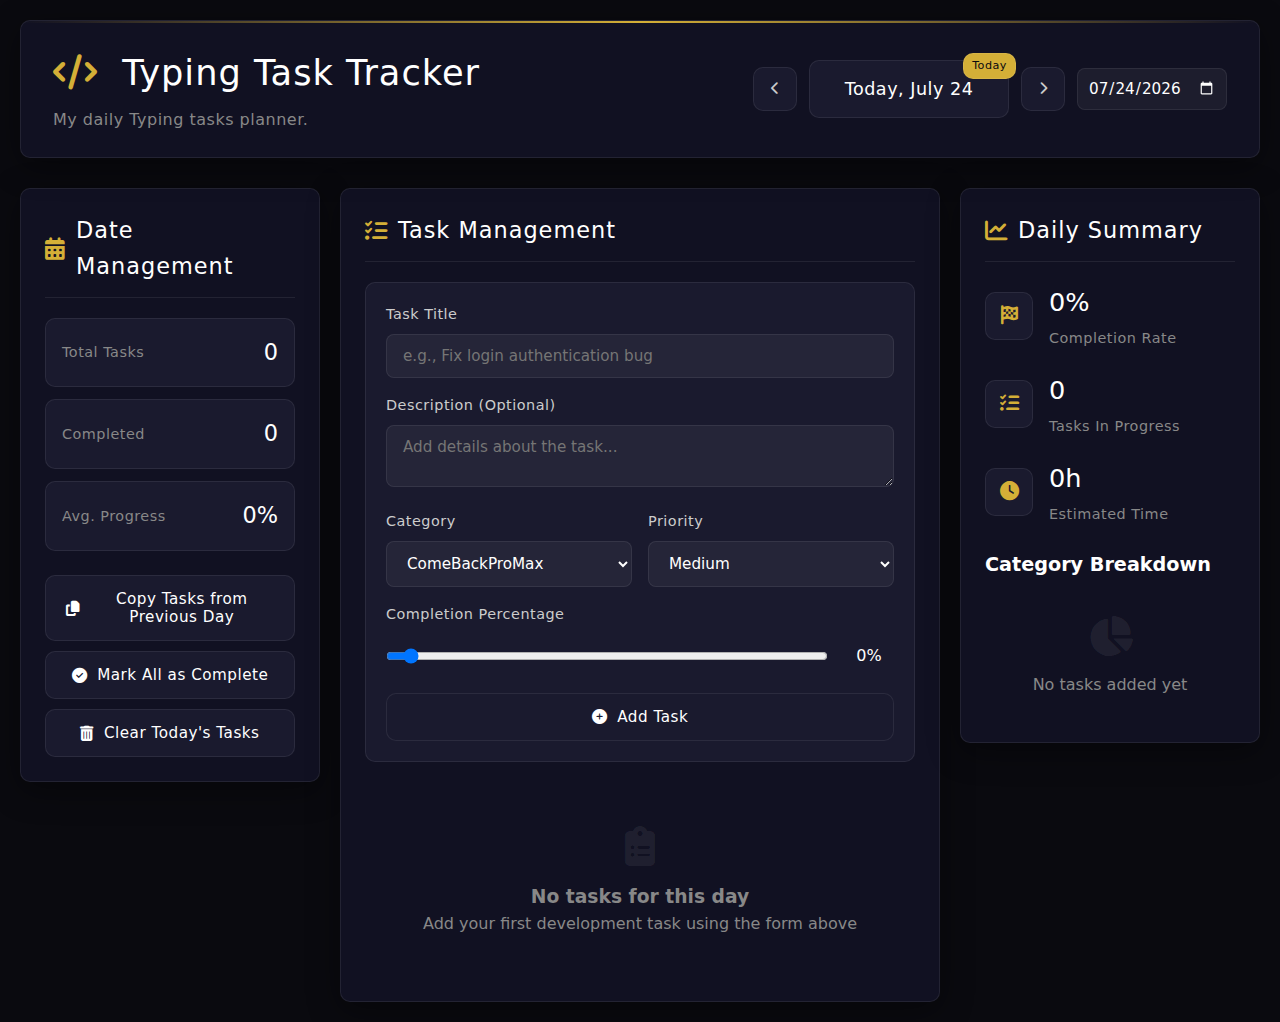
<file: modules/10-typing.html>
<!DOCTYPE html>
<html lang="en">

<head>
    <meta charset="UTF-8">
    <meta name="viewport" content="width=device-width, initial-scale=1.0">
    <title>PLT-2026 | Development Task Tracker</title>
    <link rel="stylesheet" href="https://cdnjs.cloudflare.com/ajax/libs/font-awesome/6.4.0/css/all.min.css">
        <style>
        * {
            margin: 0;
            padding: 0;
            box-sizing: border-box;
            font-family: 'Segoe UI', system-ui, sans-serif;
        }

        :root {
            --bg-dark: #0a0a0f;
            --surface-dark: #111122;
            --surface-light: #1a1a2e;
            --text-primary: #ffffff;
            --text-secondary: #cccccc;
            --text-muted: #888888;
            --border-color: rgba(255, 255, 255, 0.08);
            --accent-gold: #d4af37;
            --accent-gold-light: #f4e4a6;
            --accent-silver: #c0c0c0;
            --shadow-dark: 0 8px 32px rgba(0, 0, 0, 0.4);
            --shadow-light: 0 4px 16px rgba(0, 0, 0, 0.3);
            --border-radius: 10px;
            --transition: all 0.3s ease;
        }

        body {
            background: var(--bg-dark);
            color: var(--text-primary);
            min-height: 100vh;
            padding: 20px;
            line-height: 1.6;
        }

        .container {
            max-width: 1400px;
            margin: 0 auto;
            display: grid;
            grid-template-columns: 1fr 2fr 1fr;
            gap: 20px;
        }

        /* Header Styles */
        header {
            grid-column: 1 / -1;
            background: var(--surface-dark);
            border: 1px solid var(--border-color);
            border-radius: var(--border-radius);
            padding: 24px 32px;
            margin-bottom: 10px;
            box-shadow: var(--shadow-dark);
            display: flex;
            justify-content: space-between;
            align-items: center;
            position: relative;
            overflow: hidden;
        }

        header::before {
            content: '';
            position: absolute;
            top: 0;
            left: 0;
            right: 0;
            height: 2px;
            background: linear-gradient(90deg, transparent, var(--accent-gold), transparent);
        }

        .header-title h1 {
            color: var(--text-primary);
            font-size: 2.2rem;
            margin-bottom: 6px;
            font-weight: 300;
            letter-spacing: 1px;
        }

        .header-title h1 i {
            color: var(--accent-gold);
            margin-right: 12px;
        }

        .header-title p {
            color: var(--text-muted);
            font-size: 1rem;
            letter-spacing: 0.5px;
        }

        .date-selector {
            display: flex;
            align-items: center;
            gap: 12px;
        }

        .date-display {
            background: var(--surface-light);
            border: 1px solid var(--border-color);
            border-radius: var(--border-radius);
            padding: 14px 20px;
            font-size: 1.1rem;
            font-weight: 400;
            color: var(--text-primary);
            min-width: 200px;
            text-align: center;
            letter-spacing: 0.5px;
        }

        .date-nav-btn {
            background: var(--surface-light);
            border: 1px solid var(--border-color);
            border-radius: var(--border-radius);
            width: 44px;
            height: 44px;
            display: flex;
            align-items: center;
            justify-content: center;
            color: var(--text-secondary);
            cursor: pointer;
            transition: var(--transition);
        }

        .date-nav-btn:hover {
            background: var(--surface-dark);
            border-color: var(--accent-gold);
            color: var(--accent-gold-light);
        }

        /* Panel Common Styles */
        .panel {
            background: var(--surface-dark);
            border: 1px solid var(--border-color);
            border-radius: var(--border-radius);
            padding: 24px;
            box-shadow: var(--shadow-dark);
            height: fit-content;
        }

        .panel h2 {
            color: var(--text-primary);
            font-size: 1.4rem;
            margin-bottom: 20px;
            padding-bottom: 12px;
            border-bottom: 1px solid var(--border-color);
            font-weight: 300;
            letter-spacing: 1px;
            display: flex;
            align-items: center;
            gap: 10px;
        }

        .panel h2 i {
            color: var(--accent-gold);
        }

        /* Left Column - Date Management */
        .date-management .stats {
            display: flex;
            flex-direction: column;
            gap: 12px;
            margin-bottom: 24px;
        }

        .stat-item {
            display: flex;
            justify-content: space-between;
            align-items: center;
            padding: 16px;
            background: var(--surface-light);
            border-radius: var(--border-radius);
            border: 1px solid var(--border-color);
        }

        .stat-label {
            color: var(--text-muted);
            font-size: 0.9rem;
            letter-spacing: 0.5px;
        }

        .stat-value {
            color: var(--text-primary);
            font-size: 1.4rem;
            font-weight: 300;
        }

        .date-actions {
            display: flex;
            flex-direction: column;
            gap: 10px;
        }

        .btn {
            padding: 14px 20px;
            border: 1px solid var(--border-color);
            border-radius: var(--border-radius);
            font-weight: 400;
            font-size: 0.95rem;
            cursor: pointer;
            transition: var(--transition);
            display: flex;
            align-items: center;
            justify-content: center;
            gap: 10px;
            letter-spacing: 0.5px;
            background: var(--surface-light);
            color: var(--text-primary);
        }

        .btn:hover {
            background: var(--surface-dark);
            border-color: var(--accent-gold);
            transform: translateY(-2px);
            box-shadow: var(--shadow-light);
            color: var(--accent-gold-light);
        }

        /* Center Column - Task Management */
        .add-task-form {
            background: var(--surface-light);
            border-radius: var(--border-radius);
            padding: 20px;
            margin-bottom: 24px;
            border: 1px solid var(--border-color);
        }

        .form-group {
            margin-bottom: 16px;
        }

        .form-group label {
            display: block;
            color: var(--text-secondary);
            margin-bottom: 8px;
            font-weight: 400;
            font-size: 0.9rem;
            letter-spacing: 0.5px;
        }

        .form-control {
            width: 100%;
            padding: 12px 16px;
            background: rgba(255, 255, 255, 0.05);
            border: 1px solid var(--border-color);
            border-radius: 8px;
            color: var(--text-primary);
            font-size: 0.95rem;
            transition: var(--transition);
        }

        .form-control:focus {
            outline: none;
            border-color: var(--accent-gold);
            background: rgba(255, 255, 255, 0.08);
        }

        .form-row {
            display: grid;
            grid-template-columns: 1fr 1fr;
            gap: 16px;
        }

        .percentage-slider {
            display: flex;
            align-items: center;
            gap: 16px;
        }

        .percentage-slider input {
            flex: 1;
            background: rgba(255, 255, 255, 0.05);
        }

        .percentage-value {
            min-width: 50px;
            text-align: center;
            font-weight: 400;
            color: var(--text-primary);
        }

        .task-list {
            display: flex;
            flex-direction: column;
            gap: 12px;
        }

        .task-item {
            background: var(--surface-light);
            border: 1px solid var(--border-color);
            border-radius: var(--border-radius);
            padding: 20px;
            transition: var(--transition);
        }

        .task-item:hover {
            border-color: var(--accent-gold);
            transform: translateY(-2px);
            box-shadow: var(--shadow-light);
        }

        .task-header {
            display: flex;
            justify-content: space-between;
            align-items: center;
            margin-bottom: 12px;
        }

        .task-title {
            color: var(--text-primary);
            font-size: 1.1rem;
            font-weight: 400;
        }

        .task-actions {
            display: flex;
            gap: 8px;
        }

        .task-action-btn {
            background: none;
            border: 1px solid var(--border-color);
            color: var(--text-muted);
            cursor: pointer;
            width: 34px;
            height: 34px;
            border-radius: 8px;
            display: flex;
            align-items: center;
            justify-content: center;
            transition: var(--transition);
        }

        .task-action-btn:hover {
            background: var(--surface-dark);
            border-color: var(--accent-gold);
            color: var(--accent-gold-light);
        }

        #datePicker::-webkit-calendar-picker-indicator {
            filter: invert(1);
            cursor: pointer;
        }

        .task-description {
            color: var(--text-secondary);
            margin-bottom: 16px;
            font-size: 0.9rem;
            line-height: 1.5;
        }

        .task-meta {
            display: flex;
            justify-content: space-between;
            align-items: center;
            margin-bottom: 12px;
            font-size: 0.85rem;
        }

        .task-category, .task-priority {
            background: rgba(255, 255, 255, 0.05);
            color: var(--text-secondary);
            padding: 4px 12px;
            border-radius: 20px;
            border: 1px solid var(--border-color);
            font-weight: 400;
        }

        .progress-container {
            margin-top: 16px;
        }

        .progress-info {
            display: flex;
            justify-content: space-between;
            margin-bottom: 8px;
        }

        .progress-label {
            color: var(--text-muted);
        }

        .progress-percentage {
            color: var(--text-primary);
            font-weight: 400;
        }

        .progress-bar {
            height: 6px;
            background: rgba(255, 255, 255, 0.05);
            border-radius: 3px;
            overflow: hidden;
        }

        .progress-fill {
            height: 100%;
            background: var(--accent-gold);
            border-radius: 3px;
            transition: width 0.5s ease;
        }

        .empty-state {
            text-align: center;
            padding: 40px 20px;
            color: var(--text-muted);
        }

        .empty-state i {
            font-size: 2.5rem;
            margin-bottom: 16px;
            color: var(--border-color);
        }

        /* Right Column - Progress Summary */
        .daily-summary .summary-stats {
            display: flex;
            flex-direction: column;
            gap: 20px;
            margin-bottom: 24px;
        }

        .summary-item {
            display: flex;
            align-items: center;
            gap: 16px;
        }

        .summary-icon {
            width: 48px;
            height: 48px;
            border-radius: var(--border-radius);
            display: flex;
            align-items: center;
            justify-content: center;
            font-size: 1.2rem;
            background: var(--surface-light);
            border: 1px solid var(--border-color);
            color: var(--accent-gold);
        }

        .summary-content h3 {
            color: var(--text-primary);
            font-size: 1.6rem;
            margin-bottom: 4px;
            font-weight: 300;
        }

        .summary-content p {
            color: var(--text-muted);
            font-size: 0.9rem;
            letter-spacing: 0.5px;
        }

        .category-breakdown {
            margin-top: 24px;
        }

        .category-item {
            display: flex;
            justify-content: space-between;
            align-items: center;
            padding: 12px 0;
            border-bottom: 1px solid var(--border-color);
        }

        .category-item:last-child {
            border-bottom: none;
        }

        .category-name {
            display: flex;
            align-items: center;
            gap: 10px;
            color: var(--text-secondary);
        }

        .category-count {
            color: var(--text-primary);
            font-weight: 400;
        }

        /* Responsive Design */
        @media (max-width: 1200px) {
            .container {
                grid-template-columns: 1fr;
                gap: 20px;
            }

            .form-row {
                grid-template-columns: 1fr;
            }
        }

        @media (max-width: 768px) {
            body {
                padding: 16px;
            }

            header {
                flex-direction: column;
                gap: 20px;
                text-align: center;
                padding: 20px;
            }

            .date-selector {
                width: 100%;
                justify-content: center;
            }

            .panel {
                padding: 20px;
            }
        }

        @media (max-width: 480px) {
            body {
                padding: 12px;
            }

            .container {
                gap: 16px;
            }

            header {
                padding: 16px;
            }

            .header-title h1 {
                font-size: 1.8rem;
            }

            .date-display {
                min-width: auto;
                padding: 12px;
                font-size: 1rem;
            }

            .btn {
                padding: 12px 16px;
                font-size: 0.9rem;
            }
        }

        /* Animation for new tasks */
        @keyframes fadeIn {
            from {
                opacity: 0;
                transform: translateY(10px);
            }
            to {
                opacity: 1;
                transform: translateY(0);
            }
        }

        .task-item {
            animation: fadeIn 0.3s ease;
        }

        /* Date highlight for today */
        .today-highlight {
            position: relative;
        }

        .today-highlight::after {
            content: "Today";
            position: absolute;
            top: -8px;
            right: -8px;
            background: var(--accent-gold);
            color: var(--bg-dark);
            font-size: 0.7rem;
            font-weight: 500;
            padding: 3px 8px;
            border-radius: 10px;
            border: 1px solid var(--border-color);
        }
    </style>
</head>

<body>
    <div class="container">
        <!-- Header -->
        <header>
            <div class="header-title">
                <h1><i class="fas fa-code"></i> Typing Task Tracker</h1>
                <p>My daily Typing tasks planner.</p>
            </div>
            <div class="date-selector">
                <button class="date-nav-btn" id="prevDayBtn">
                    <i class="fas fa-chevron-left"></i>
                </button>
                <div class="date-display" id="currentDateDisplay">
                    Loading...
                </div>
                <button class="date-nav-btn" id="nextDayBtn">
                    <i class="fas fa-chevron-right"></i>
                </button>
                <input type="date" id="datePicker" class="form-control" style="width: 150px; padding: 10px;">
            </div>
        </header>

        <!-- Left Column: Date Management -->
        <div class="panel date-management">
            <h2><i class="fas fa-calendar-alt"></i> Date Management</h2>

            <div class="stats">
                <div class="stat-item">
                    <span class="stat-label">Total Tasks</span>
                    <span class="stat-value" id="totalTasks">0</span>
                </div>
                <div class="stat-item">
                    <span class="stat-label">Completed</span>
                    <span class="stat-value" id="completedTasks">0</span>
                </div>
                <div class="stat-item">
                    <span class="stat-label">Avg. Progress</span>
                    <span class="stat-value" id="avgProgress">0%</span>
                </div>
            </div>

            <div class="date-actions">
                <button class="btn btn-primary" id="copyPreviousBtn">
                    <i class="fas fa-copy"></i> Copy Tasks from Previous Day
                </button>
                <button class="btn btn-secondary" id="markAllCompleteBtn">
                    <i class="fas fa-check-circle"></i> Mark All as Complete
                </button>
                <button class="btn btn-warning" id="clearTasksBtn">
                    <i class="fas fa-trash-alt"></i> Clear Today's Tasks
                </button>
            </div>
        </div>

        <!-- Center Column: Task Management -->
        <div class="panel task-management">
            <h2><i class="fas fa-tasks"></i> Task Management</h2>

            <div class="add-task-form">
                <div class="form-group">
                    <label for="taskTitle">Task Title</label>
                    <input type="text" id="taskTitle" class="form-control"
                        placeholder="e.g., Fix login authentication bug">
                </div>

                <div class="form-group">
                    <label for="taskDescription">Description (Optional)</label>
                    <textarea id="taskDescription" class="form-control" rows="2"
                        placeholder="Add details about the task..."></textarea>
                </div>

                <div class="form-row">
                    <div class="form-group">
                        <label for="taskCategory">Category</label>
                        <select id="taskCategory" class="form-control">
                            <option value="ComeBackProMax">ComeBackProMax</option>
                        </select>
                    </div>

                    <div class="form-group">
                        <label for="taskPriority">Priority</label>
                        <select id="taskPriority" class="form-control">
                            <option value="Low">Low</option>
                            <option value="Medium" selected>Medium</option>
                            <option value="High">High</option>
                        </select>
                    </div>
                </div>

                <div class="form-group">
                    <label for="taskPercentage">Completion Percentage</label>
                    <div class="percentage-slider">
                        <input type="range" id="taskPercentage" class="form-control" min="0" max="100" value="0">
                        <span class="percentage-value" id="percentageValue">0%</span>
                    </div>
                </div>

                <button class="btn btn-primary" id="addTaskBtn" style="width: 100%;">
                    <i class="fas fa-plus-circle"></i> Add Task
                </button>
            </div>

            <div class="task-list" id="taskListContainer">
                <!-- Tasks will be dynamically inserted here -->
                <div class="empty-state">
                    <i class="fas fa-clipboard-list"></i>
                    <h3>No tasks for this day</h3>
                    <p>Add your first Typing task using the form above</p>
                </div>
            </div>
        </div>

        <!-- Right Column: Progress Summary -->
        <div class="panel daily-summary">
            <h2><i class="fas fa-chart-line"></i> Daily Summary</h2>

            <div class="summary-stats">
                <div class="summary-item">
                    <div class="summary-icon completion">
                        <i class="fas fa-flag-checkered"></i>
                    </div>
                    <div class="summary-content">
                        <h3 id="completionRate">0%</h3>
                        <p>Completion Rate</p>
                    </div>
                </div>

                <div class="summary-item">
                    <div class="summary-icon tasks">
                        <i class="fas fa-list-check"></i>
                    </div>
                    <div class="summary-content">
                        <h3 id="inProgressTasks">0</h3>
                        <p>Tasks In Progress</p>
                    </div>
                </div>

                <div class="summary-item">
                    <div class="summary-icon time">
                        <i class="fas fa-clock"></i>
                    </div>
                    <div class="summary-content">
                        <h3 id="estimatedTime">0h</h3>
                        <p>Estimated Time</p>
                    </div>
                </div>
            </div>

            <div class="category-breakdown">
                <h3 style="margin-bottom: 16px; font-size: 1.2rem;">Category Breakdown</h3>
                <div id="categoryBreakdown">
                    <!-- Category items will be dynamically inserted here -->
                    <div class="empty-state" style="padding: 20px 0;">
                        <i class="fas fa-chart-pie"></i>
                        <p>No tasks added yet</p>
                    </div>
                </div>
            </div>
        </div>
    </div>

    <script>
        // Development Task Tracker Application
        class DevelopmentTaskTracker {
            constructor() {
                this.currentDate = new Date();
                this.tasks = [];
                this.init();
            }

            init() {
                // Initialize date display
                this.updateDateDisplay();

                // Load tasks for current date
                this.loadTasks();

                // Setup event listeners
                this.setupEventListeners();

                // Update statistics
                this.updateStatistics();
            }

            // Format date as YYYY-MM-DD for localStorage keys
            formatDate(date) {
                const year = date.getFullYear();
                const month = String(date.getMonth() + 1).padStart(2, '0');
                const day = String(date.getDate()).padStart(2, '0');
                return `${year}-${month}-${day}`;
            }

            // Format date for display
            formatDateDisplay(date) {
                const options = { weekday: 'long', year: 'numeric', month: 'long', day: 'numeric' };
                const today = new Date();
                const isToday = date.toDateString() === today.toDateString();

                let displayText = date.toLocaleDateString('en-US', options);
                if (isToday) {
                    displayText = `Today, ${date.toLocaleDateString('en-US', { month: 'long', day: 'numeric' })}`;
                }

                return displayText;
            }

            // Update the date display in the UI
            updateDateDisplay() {
                const dateDisplay = document.getElementById('currentDateDisplay');
                dateDisplay.textContent = this.formatDateDisplay(this.currentDate);

                // Highlight if today
                const today = new Date();
                if (this.currentDate.toDateString() === today.toDateString()) {
                    dateDisplay.classList.add('today-highlight');
                } else {
                    dateDisplay.classList.remove('today-highlight');
                }

                // Set date picker value
                document.getElementById('datePicker').value = this.formatDate(this.currentDate);
            }

            // Load tasks for the current date from localStorage
            loadTasks() {
                const dateKey = `typing_tasks_${this.formatDate(this.currentDate)}`;
                const storedTasks = localStorage.getItem(dateKey);

                if (storedTasks) {
                    this.tasks = JSON.parse(storedTasks);
                } else {
                    this.tasks = [];
                }

                this.renderTasks();
                this.updateStatistics();
            }

            // Save tasks for the current date to localStorage
            saveTasks() {
                const dateKey = `typing_tasks_${this.formatDate(this.currentDate)}`;
                localStorage.setItem(dateKey, JSON.stringify(this.tasks));
                this.updateStatistics();
            }

            // Add a new task
            addTask(taskData) {
                const newTask = {
                    id: `task_${Date.now()}_${Math.random().toString(36).substr(2, 9)}`,
                    title: taskData.title || 'Untitled Task',
                    description: taskData.description || '',
                    percentage: parseInt(taskData.percentage) || 0,
                    category: taskData.category || 'ComeBackProMax',
                    priority: taskData.priority || 'Medium',
                    completed: taskData.percentage === 100
                };

                this.tasks.push(newTask);
                this.saveTasks();
                this.renderTasks();

                // Clear the form
                document.getElementById('taskTitle').value = '';
                document.getElementById('taskDescription').value = '';
                document.getElementById('taskPercentage').value = 0;
                document.getElementById('percentageValue').textContent = '0%';
            }

            // Update task progress
            updateTaskProgress(taskId, newPercentage) {
                const taskIndex = this.tasks.findIndex(task => task.id === taskId);
                if (taskIndex !== -1) {
                    this.tasks[taskIndex].percentage = parseInt(newPercentage);
                    this.tasks[taskIndex].completed = parseInt(newPercentage) === 100;
                    this.saveTasks();
                    this.renderTasks();
                }
            }

            // Delete a task
            deleteTask(taskId) {
                this.tasks = this.tasks.filter(task => task.id !== taskId);
                this.saveTasks();
                this.renderTasks();
            }

            // Mark all tasks as complete
            markAllComplete() {
                this.tasks.forEach(task => {
                    task.percentage = 100;
                    task.completed = true;
                });
                this.saveTasks();
                this.renderTasks();
            }

            // Clear all tasks for current date
            clearTasks() {
                if (confirm('Are you sure you want to clear all tasks for this day?')) {
                    this.tasks = [];
                    this.saveTasks();
                    this.renderTasks();
                }
            }

            // Copy tasks from previous day
            copyPreviousDayTasks() {
                const previousDate = new Date(this.currentDate);
                previousDate.setDate(previousDate.getDate() - 1);
                const previousDateKey = `typing_tasks_${this.formatDate(previousDate)}`;

                const previousTasks = localStorage.getItem(previousDateKey);
                if (previousTasks) {
                    const tasksToCopy = JSON.parse(previousTasks);

                    // Reset completion for copied tasks
                    const copiedTasks = tasksToCopy.map(task => ({
                        ...task,
                        id: `task_${Date.now()}_${Math.random().toString(36).substr(2, 9)}`,
                        percentage: 0,
                        completed: false
                    }));

                    this.tasks = [...this.tasks, ...copiedTasks];
                    this.saveTasks();
                    this.renderTasks();
                    alert(`Copied ${copiedTasks.length} tasks from ${this.formatDateDisplay(previousDate)}`);
                } else {
                    alert('No tasks found for the previous day.');
                }
            }

            // Render tasks to the UI
            renderTasks() {
                const taskListContainer = document.getElementById('taskListContainer');

                if (this.tasks.length === 0) {
                    taskListContainer.innerHTML = `
                        <div class="empty-state">
                            <i class="fas fa-clipboard-list"></i>
                            <h3>No tasks for this day</h3>
                            <p>Add your first development task using the form above</p>
                        </div>
                    `;
                    return;
                }

                taskListContainer.innerHTML = '';

                this.tasks.forEach(task => {
                    const taskElement = document.createElement('div');
                    taskElement.className = 'task-item';
                    taskElement.innerHTML = `
                        <div class="task-header">
                            <div class="task-title">${task.title}</div>
                            <div class="task-actions">
                                <button class="task-action-btn delete-task" data-task-id="${task.id}" title="Delete Task">
                                    <i class="fas fa-trash"></i>
                                </button>
                            </div>
                        </div>
                        
                        ${task.description ? `<div class="task-description">${task.description}</div>` : ''}
                        
                        <div class="task-meta">
                            <span class="task-category">${task.category}</span>
                            <span class="task-priority priority-${task.priority.toLowerCase()}">${task.priority}</span>
                        </div>
                        
                        <div class="progress-container">
                            <div class="progress-info">
                                <span class="progress-label">Progress</span>
                                <span class="progress-percentage">${task.percentage}%</span>
                            </div>
                            <div class="progress-bar">
                                <div class="progress-fill" style="width: ${task.percentage}%"></div>
                            </div>
                            <input type="range" class="task-progress-slider" data-task-id="${task.id}" min="0" max="100" value="${task.percentage}" style="width: 100%; margin-top: 8px;">
                        </div>
                    `;

                    taskListContainer.appendChild(taskElement);
                });

                // Add event listeners for dynamically created elements
                this.addTaskEventListeners();
            }

            // Update statistics and summary
            updateStatistics() {
                // Calculate statistics
                const totalTasks = this.tasks.length;
                const completedTasks = this.tasks.filter(task => task.percentage === 100).length;
                const totalProgress = this.tasks.reduce((sum, task) => sum + task.percentage, 0);
                const avgProgress = totalTasks > 0 ? Math.round(totalProgress / totalTasks) : 0;
                const completionRate = totalTasks > 0 ? Math.round((completedTasks / totalTasks) * 100) : 0;
                const inProgressTasks = this.tasks.filter(task => task.percentage > 0 && task.percentage < 100).length;

                // Estimated time calculation (assuming 1 hour per task on average)
                const estimatedTime = Math.round(totalTasks * 1.5);

                // Update left column statistics
                document.getElementById('totalTasks').textContent = totalTasks;
                document.getElementById('completedTasks').textContent = completedTasks;
                document.getElementById('avgProgress').textContent = `${avgProgress}%`;

                // Update right column summary
                document.getElementById('completionRate').textContent = `${completionRate}%`;
                document.getElementById('inProgressTasks').textContent = inProgressTasks;
                document.getElementById('estimatedTime').textContent = `${estimatedTime}h`;

                // Update category breakdown
                this.updateCategoryBreakdown();
            }

            // Update category breakdown in the summary panel
            updateCategoryBreakdown() {
                const categoryBreakdown = document.getElementById('categoryBreakdown');

                if (this.tasks.length === 0) {
                    categoryBreakdown.innerHTML = `
                        <div class="empty-state" style="padding: 20px 0;">
                            <i class="fas fa-chart-pie"></i>
                            <p>No tasks added yet</p>
                        </div>
                    `;
                    return;
                }

                // Count tasks by category
                const categoryCounts = {};
                this.tasks.forEach(task => {
                    categoryCounts[task.category] = (categoryCounts[task.category] || 0) + 1;
                });

                // Create category items
                let categoryHTML = '';
                for (const [category, count] of Object.entries(categoryCounts)) {
                    categoryHTML += `
                        <div class="category-item">
                            <div class="category-name">
                                <i class="fas fa-folder"></i>
                                <span>${category}</span>
                            </div>
                            <div class="category-count">${count}</div>
                        </div>
                    `;
                }

                categoryBreakdown.innerHTML = categoryHTML;
            }

            // Setup event listeners for UI interactions
            setupEventListeners() {
                // Date navigation
                document.getElementById('prevDayBtn').addEventListener('click', () => {
                    this.currentDate.setDate(this.currentDate.getDate() - 1);
                    this.updateDateDisplay();
                    this.loadTasks();
                });

                document.getElementById('nextDayBtn').addEventListener('click', () => {
                    this.currentDate.setDate(this.currentDate.getDate() + 1);
                    this.updateDateDisplay();
                    this.loadTasks();
                });

                // Date picker
                document.getElementById('datePicker').addEventListener('change', (e) => {
                    const selectedDate = new Date(e.target.value);
                    this.currentDate = selectedDate;
                    this.updateDateDisplay();
                    this.loadTasks();
                });

                // Percentage slider in form
                const percentageSlider = document.getElementById('taskPercentage');
                const percentageValue = document.getElementById('percentageValue');

                percentageSlider.addEventListener('input', (e) => {
                    percentageValue.textContent = `${e.target.value}%`;
                });

                // Add task button
                document.getElementById('addTaskBtn').addEventListener('click', () => {
                    const title = document.getElementById('taskTitle').value.trim();
                    const description = document.getElementById('taskDescription').value.trim();
                    const category = document.getElementById('taskCategory').value;
                    const priority = document.getElementById('taskPriority').value;
                    const percentage = document.getElementById('taskPercentage').value;

                    if (!title) {
                        alert('Please enter a task title');
                        return;
                    }

                    this.addTask({
                        title,
                        description,
                        category,
                        priority,
                        percentage
                    });
                });

                // Enter key to add task
                document.getElementById('taskTitle').addEventListener('keypress', (e) => {
                    if (e.key === 'Enter') {
                        document.getElementById('addTaskBtn').click();
                    }
                });

                // Day management buttons
                document.getElementById('copyPreviousBtn').addEventListener('click', () => {
                    this.copyPreviousDayTasks();
                });

                document.getElementById('markAllCompleteBtn').addEventListener('click', () => {
                    this.markAllComplete();
                });

                document.getElementById('clearTasksBtn').addEventListener('click', () => {
                    this.clearTasks();
                });
            }

            // Add event listeners for dynamically created task elements
            addTaskEventListeners() {
                // Delete task buttons
                document.querySelectorAll('.delete-task').forEach(button => {
                    button.addEventListener('click', (e) => {
                        const taskId = e.currentTarget.getAttribute('data-task-id');
                        this.deleteTask(taskId);
                    });
                });

                // Progress sliders for each task
                document.querySelectorAll('.task-progress-slider').forEach(slider => {
                    slider.addEventListener('input', (e) => {
                        const taskId = e.target.getAttribute('data-task-id');
                        const newPercentage = e.target.value;

                        // Update the percentage text
                        const percentageElement = e.target.closest('.progress-container').querySelector('.progress-percentage');
                        percentageElement.textContent = `${newPercentage}%`;

                        // Update the progress bar
                        const progressFill = e.target.closest('.progress-container').querySelector('.progress-fill');
                        progressFill.style.width = `${newPercentage}%`;

                        // Update the task in the data model
                        this.updateTaskProgress(taskId, newPercentage);
                    });
                });
            }
        }

        // Initialize the application when the page loads
        document.addEventListener('DOMContentLoaded', () => {
            const tracker = new DevelopmentTaskTracker();

            // Make tracker available globally for debugging
            window.tracker = tracker;
        });
    </script>
</body>

</html>
</file>
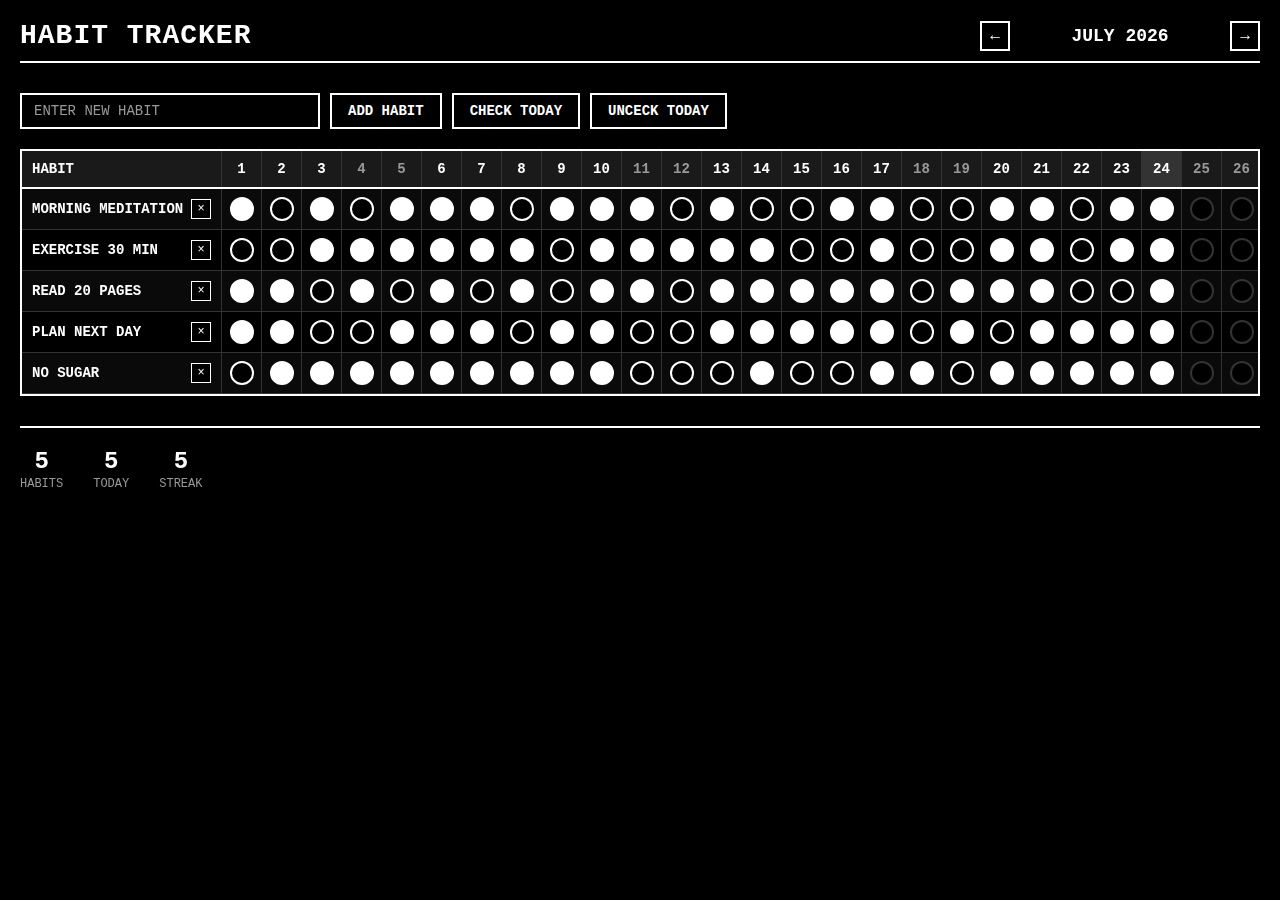
<file: modules/12-gallery.html>
<!DOCTYPE html>
<html lang="en">
<head>
    <meta charset="UTF-8">
    <meta name="viewport" content="width=device-width, initial-scale=1.0">
    <title>HABIT TRACKER</title>
    <style>
        * {
            margin: 0;
            padding: 0;
            box-sizing: border-box;
            font-family: 'Courier New', monospace;
        }

        body {
            background: #000000;
            color: #ffffff;
            padding: 20px;
            font-size: 14px;
            min-height: 100vh;
        }

        .container {
            max-width: 1400px;
            margin: 0 auto;
        }

        .header {
            display: flex;
            justify-content: space-between;
            align-items: center;
            margin-bottom: 30px;
            border-bottom: 2px solid #ffffff;
            padding-bottom: 10px;
        }

        .main-title {
            font-size: 28px;
            font-weight: bold;
            letter-spacing: 1px;
            color: #ffffff;
        }

        .month-nav {
            display: flex;
            align-items: center;
            gap: 20px;
        }

        .current-month {
            font-size: 18px;
            font-weight: bold;
            min-width: 180px;
            text-align: center;
            color: #ffffff;
        }

        .nav-btn {
            background: #000000;
            border: 2px solid #ffffff;
            color: #ffffff;
            width: 30px;
            height: 30px;
            cursor: pointer;
            font-size: 16px;
            font-weight: bold;
            transition: all 0.2s;
        }

        .nav-btn:hover {
            background: #ffffff;
            color: #000000;
        }

        .controls {
            display: flex;
            gap: 10px;
            margin-bottom: 20px;
            flex-wrap: wrap;
        }

        .input-field {
            border: 2px solid #ffffff;
            background: #000000;
            color: #ffffff;
            padding: 8px 12px;
            font-size: 14px;
            width: 300px;
        }

        .input-field::placeholder {
            color: #999999;
        }

        .btn {
            border: 2px solid #ffffff;
            background: #000000;
            color: #ffffff;
            padding: 8px 16px;
            cursor: pointer;
            font-size: 14px;
            font-weight: bold;
            transition: all 0.2s;
        }

        .btn:hover {
            background: #ffffff;
            color: #000000;
        }

        /* OMR Grid */
        .omr-grid {
            border: 2px solid #ffffff;
            overflow-x: auto;
            margin-top: 20px;
            background: #000000;
        }

        .grid-header {
            display: grid;
            grid-template-columns: 200px repeat(31, 40px);
            background: #1a1a1a;
            border-bottom: 2px solid #ffffff;
        }

        .habit-header {
            padding: 10px;
            font-weight: bold;
            border-right: 1px solid #333333;
            color: #ffffff;
        }

        .day-header {
            padding: 10px 0;
            text-align: center;
            border-right: 1px solid #333333;
            font-weight: bold;
            color: #ffffff;
        }

        .habit-row {
            display: grid;
            grid-template-columns: 200px repeat(31, 40px);
            border-bottom: 1px solid #333333;
        }

        .habit-row:nth-child(even) {
            background: #0a0a0a;
        }

        .habit-row:nth-child(odd) {
            background: #000000;
        }

        .habit-info {
            padding: 10px;
            border-right: 1px solid #333333;
            display: flex;
            justify-content: space-between;
            align-items: center;
        }

        .habit-name {
            font-weight: bold;
            color: #ffffff;
        }

        .delete-btn {
            background: #000000;
            border: 1px solid #ffffff;
            color: #ffffff;
            width: 20px;
            height: 20px;
            cursor: pointer;
            font-size: 12px;
            display: flex;
            align-items: center;
            justify-content: center;
            transition: all 0.2s;
        }

        .delete-btn:hover {
            background: #ffffff;
            color: #000000;
        }

        /* OMR Bubbles */
        .bubble-cell {
            display: flex;
            align-items: center;
            justify-content: center;
            border-right: 1px solid #333333;
            position: relative;
        }

        .omr-bubble {
            width: 24px;
            height: 24px;
            border: 2px solid #ffffff;
            border-radius: 50%;
            cursor: pointer;
            transition: all 0.1s;
            background: #000000;
        }

        .omr-bubble.filled {
            background: #ffffff;
        }

        .omr-bubble:hover {
            transform: scale(1.1);
            border-color: #cccccc;
        }

        .today {
            background: #333333;
            font-weight: bold;
        }

        .weekend {
            color: #999999;
        }

        .future .omr-bubble {
            border-color: #333333;
            cursor: not-allowed;
        }

        .future .omr-bubble:hover {
            transform: none;
            border-color: #333333;
        }

        /* Footer */
        .footer {
            margin-top: 30px;
            padding-top: 20px;
            border-top: 2px solid #ffffff;
            display: flex;
            justify-content: space-between;
            align-items: center;
        }

        .stats {
            display: flex;
            gap: 30px;
        }

        .stat-item {
            text-align: center;
        }

        .stat-value {
            font-size: 24px;
            font-weight: bold;
            display: block;
            color: #ffffff;
        }

        .stat-label {
            font-size: 12px;
            color: #999999;
        }

        /* Scrollbar Styling */
        ::-webkit-scrollbar {
            width: 8px;
            height: 8px;
        }

        ::-webkit-scrollbar-track {
            background: #1a1a1a;
        }

        ::-webkit-scrollbar-thumb {
            background: #333333;
            border-radius: 4px;
        }

        ::-webkit-scrollbar-thumb:hover {
            background: #555555;
        }

        /* Responsive Design */
        @media (max-width: 1200px) {
            .controls {
                flex-direction: column;
                align-items: flex-start;
            }
            
            .input-field {
                width: 100%;
                max-width: 400px;
            }
        }

        @media (max-width: 768px) {
            .header {
                flex-direction: column;
                gap: 20px;
                align-items: flex-start;
            }
            
            .month-nav {
                align-self: flex-start;
            }
            
            .grid-header,
            .habit-row {
                grid-template-columns: 150px repeat(31, 35px);
            }
            
            .habit-header {
                padding: 8px;
            }
        }
    </style>
</head>
<body>
    <div class="container">
        <div class="header">
            <div class="main-title">HABIT TRACKER</div>
            <div class="month-nav">
                <button class="nav-btn" id="prev-month">←</button>
                <div class="current-month" id="current-month">JANUARY 2024</div>
                <button class="nav-btn" id="next-month">→</button>
            </div>
        </div>

        <div class="controls">
            <input type="text" class="input-field" id="habit-input" placeholder="ENTER NEW HABIT">
            <button class="btn" id="add-habit">ADD HABIT</button>
            <button class="btn" id="check-today">CHECK TODAY</button>
            <button class="btn" id="uncheck-today">UNCECK TODAY</button>
        </div>

        <div class="omr-grid" id="omr-grid">
            <!-- Grid will be populated by JavaScript -->
        </div>

        <div class="footer">
            <div class="stats">
                <div class="stat-item">
                    <span class="stat-value" id="total-habits">0</span>
                    <span class="stat-label">HABITS</span>
                </div>
                <div class="stat-item">
                    <span class="stat-value" id="today-completed">0</span>
                    <span class="stat-label">TODAY</span>
                </div>
                <div class="stat-item">
                    <span class="stat-value" id="current-streak">0</span>
                    <span class="stat-label">STREAK</span>
                </div>
            </div>
        </div>
    </div>

    <script>
        // Data structure
        let habitData = {
            habits: [],
            completions: {}
        };

        // Current state
        let currentMonth = new Date().getMonth();
        let currentYear = new Date().getFullYear();
        const today = new Date();

        // Load data from localStorage
        function loadData() {
            const savedData = localStorage.getItem('omr-habit-tracker');
            if (savedData) {
                habitData = JSON.parse(savedData);
            } else {
                createSampleData();
            }
        }

        // Save data
        function saveData() {
            localStorage.setItem('omr-habit-tracker', JSON.stringify(habitData));
            updateStats();
        }

        // Create sample data
        function createSampleData() {
            const sampleHabits = [
                { id: '1', name: 'MORNING MEDITATION', createdAt: '2024-01-15' },
                { id: '2', name: 'EXERCISE 30 MIN', createdAt: '2024-01-10' },
                { id: '3', name: 'READ 20 PAGES', createdAt: '2024-01-05' },
                { id: '4', name: 'PLAN NEXT DAY', createdAt: '2024-01-20' },
                { id: '5', name: 'NO SUGAR', createdAt: '2024-02-01' }
            ];

            habitData.habits = sampleHabits;
            
            // Create sample completions
            for (let i = 0; i < 31; i++) {
                const date = new Date(today);
                date.setDate(today.getDate() - i);
                const dateStr = formatDate(date);
                
                sampleHabits.forEach(habit => {
                    if (Math.random() > 0.3) {
                        const key = `${habit.id}_${dateStr}`;
                        habitData.completions[key] = {
                            habitId: habit.id,
                            date: dateStr,
                            completed: true
                        };
                    }
                });
            }
            
            saveData();
        }

        // Format date as YYYY-MM-DD
        function formatDate(date) {
            return date.toISOString().split('T')[0];
        }

        // Update month display
        function updateMonthDisplay() {
            const monthNames = ['JANUARY', 'FEBRUARY', 'MARCH', 'APRIL', 'MAY', 'JUNE', 
                                'JULY', 'AUGUST', 'SEPTEMBER', 'OCTOBER', 'NOVEMBER', 'DECEMBER'];
            document.getElementById('current-month').textContent = `${monthNames[currentMonth]} ${currentYear}`;
        }

        // Render OMR grid
        function renderOMRGrid() {
            const grid = document.getElementById('omr-grid');
            grid.innerHTML = '';

            // Create header
            const header = document.createElement('div');
            header.className = 'grid-header';
            
            const habitHeader = document.createElement('div');
            habitHeader.className = 'habit-header';
            habitHeader.textContent = 'HABIT';
            header.appendChild(habitHeader);

            // Add day headers
            const daysInMonth = new Date(currentYear, currentMonth + 1, 0).getDate();
            
            for (let day = 1; day <= daysInMonth; day++) {
                const dayHeader = document.createElement('div');
                dayHeader.className = 'day-header';
                dayHeader.textContent = day;
                
                const date = new Date(currentYear, currentMonth, day);
                if (date.getDate() === today.getDate() && 
                    date.getMonth() === today.getMonth() && 
                    date.getFullYear() === today.getFullYear()) {
                    dayHeader.classList.add('today');
                }
                
                if (date.getDay() === 0 || date.getDay() === 6) {
                    dayHeader.classList.add('weekend');
                }
                
                header.appendChild(dayHeader);
            }
            
            grid.appendChild(header);

            // Create habit rows
            habitData.habits.forEach(habit => {
                const row = document.createElement('div');
                row.className = 'habit-row';
                row.dataset.id = habit.id;

                // Habit info cell
                const habitInfo = document.createElement('div');
                habitInfo.className = 'habit-info';
                habitInfo.innerHTML = `
                    <span class="habit-name">${habit.name}</span>
                    <button class="delete-btn" data-id="${habit.id}">×</button>
                `;
                row.appendChild(habitInfo);

                // Add OMR bubbles for each day
                for (let day = 1; day <= daysInMonth; day++) {
                    const date = new Date(currentYear, currentMonth, day);
                    const dateStr = `${currentYear}-${String(currentMonth + 1).padStart(2, '0')}-${String(day).padStart(2, '0')}`;
                    
                    const bubbleCell = document.createElement('div');
                    bubbleCell.className = 'bubble-cell';
                    
                    if (date > today) {
                        bubbleCell.classList.add('future');
                    }
                    
                    const bubble = document.createElement('div');
                    bubble.className = 'omr-bubble';
                    
                    // Check for completion
                    const key = `${habit.id}_${dateStr}`;
                    if (habitData.completions[key] && habitData.completions[key].completed) {
                        bubble.classList.add('filled');
                    }
                    
                    // Add click handler
                    bubble.addEventListener('click', () => {
                        if (date > today) return;
                        toggleCompletion(habit.id, dateStr, bubble);
                    });
                    
                    bubbleCell.appendChild(bubble);
                    row.appendChild(bubbleCell);
                }
                
                grid.appendChild(row);
            });

            // Add delete handlers
            document.querySelectorAll('.delete-btn').forEach(btn => {
                btn.addEventListener('click', function(e) {
                    e.stopPropagation();
                    const habitId = this.getAttribute('data-id');
                    deleteHabit(habitId);
                });
            });

            updateStats();
        }

        // Toggle completion
        function toggleCompletion(habitId, dateStr, bubble) {
            const key = `${habitId}_${dateStr}`;
            
            if (habitData.completions[key]) {
                delete habitData.completions[key];
                bubble.classList.remove('filled');
            } else {
                habitData.completions[key] = {
                    habitId: habitId,
                    date: dateStr,
                    completed: true
                };
                bubble.classList.add('filled');
            }
            
            saveData();
        }

        // Add new habit
        function addHabit() {
            const input = document.getElementById('habit-input');
            const name = input.value.trim().toUpperCase();
            
            if (!name) return;
            
            const newHabit = {
                id: 'habit_' + Date.now(),
                name: name,
                createdAt: formatDate(new Date())
            };
            
            habitData.habits.push(newHabit);
            input.value = '';
            saveData();
            renderOMRGrid();
        }

        // Delete habit
        function deleteHabit(habitId) {
            if (!confirm('Delete this habit?')) return;
            
            habitData.habits = habitData.habits.filter(h => h.id !== habitId);
            
            // Remove completions
            const keysToRemove = [];
            for (const key in habitData.completions) {
                if (habitData.completions[key].habitId === habitId) {
                    keysToRemove.push(key);
                }
            }
            keysToRemove.forEach(key => {
                delete habitData.completions[key];
            });
            
            saveData();
            renderOMRGrid();
        }

        // Check all today
        function checkAllToday() {
            const todayStr = formatDate(today);
            
            habitData.habits.forEach(habit => {
                const key = `${habit.id}_${todayStr}`;
                habitData.completions[key] = {
                    habitId: habit.id,
                    date: todayStr,
                    completed: true
                };
            });
            
            saveData();
            renderOMRGrid();
        }

        // Uncheck all today
        function uncheckAllToday() {
            const todayStr = formatDate(today);
            
            habitData.habits.forEach(habit => {
                const key = `${habit.id}_${todayStr}`;
                delete habitData.completions[key];
            });
            
            saveData();
            renderOMRGrid();
        }

        // Calculate streak
        function calculateStreak() {
            let maxStreak = 0;
            
            habitData.habits.forEach(habit => {
                let streak = 0;
                
                for (let i = 0; i < 365; i++) {
                    const date = new Date(today);
                    date.setDate(today.getDate() - i);
                    const dateStr = formatDate(date);
                    const key = `${habit.id}_${dateStr}`;
                    
                    if (habitData.completions[key] && habitData.completions[key].completed) {
                        streak++;
                    } else {
                        break;
                    }
                }
                
                if (streak > maxStreak) {
                    maxStreak = streak;
                }
            });
            
            return maxStreak;
        }

        // Update stats
        function updateStats() {
            document.getElementById('total-habits').textContent = habitData.habits.length;
            
            // Today's completions
            const todayStr = formatDate(today);
            let todayCompleted = 0;
            habitData.habits.forEach(habit => {
                const key = `${habit.id}_${todayStr}`;
                if (habitData.completions[key] && habitData.completions[key].completed) {
                    todayCompleted++;
                }
            });
            document.getElementById('today-completed').textContent = todayCompleted;
            
            // Current streak
            document.getElementById('current-streak').textContent = calculateStreak();
        }

        // Initialize
        document.addEventListener('DOMContentLoaded', function() {
            loadData();
            updateMonthDisplay();
            renderOMRGrid();
            
            // Event listeners
            document.getElementById('add-habit').addEventListener('click', addHabit);
            document.getElementById('habit-input').addEventListener('keypress', function(e) {
                if (e.key === 'Enter') addHabit();
            });
            
            document.getElementById('check-today').addEventListener('click', checkAllToday);
            document.getElementById('uncheck-today').addEventListener('click', uncheckAllToday);
            
            document.getElementById('prev-month').addEventListener('click', function() {
                currentMonth--;
                if (currentMonth < 0) {
                    currentMonth = 11;
                    currentYear--;
                }
                updateMonthDisplay();
                renderOMRGrid();
            });
            
            document.getElementById('next-month').addEventListener('click', function() {
                currentMonth++;
                if (currentMonth > 11) {
                    currentMonth = 0;
                    currentYear++;
                }
                updateMonthDisplay();
                renderOMRGrid();
            });
        });
    </script>
</body>
</html>
</file>
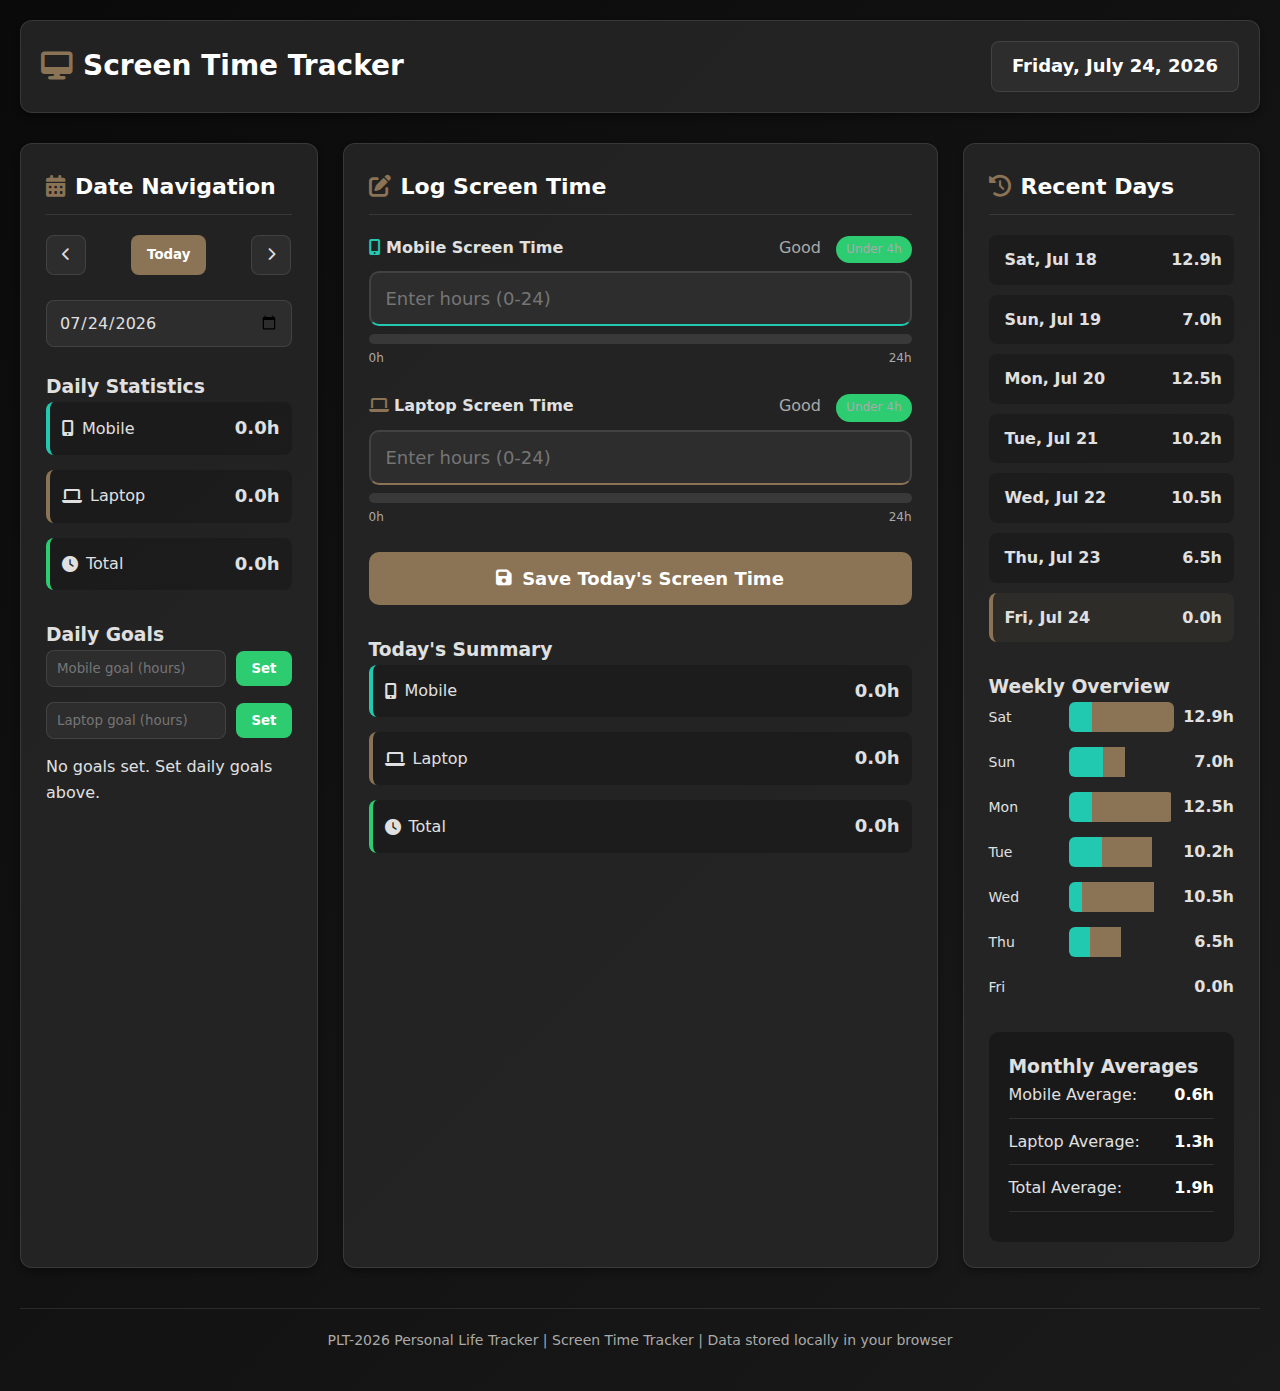
<file: modules/13-screentime.html>
<!DOCTYPE html>
<html lang="en">
<head>
    <meta charset="UTF-8">
    <meta name="viewport" content="width=device-width, initial-scale=1.0">
    <title>Screen Time Tracker | PLT-2026 Personal Life Tracker</title>
    <link rel="stylesheet" href="https://cdnjs.cloudflare.com/ajax/libs/font-awesome/6.4.0/css/all.min.css">
    <style>
        :root {
            --primary-dark: #0a0a0a;
            --secondary-dark: #1a1a1a;
            --card-bg: rgba(40, 40, 40, 0.8);
            --text-light: #e0e0e0;
            --text-heading: #ffffff;
            --border-light: rgba(255, 255, 255, 0.1);
            --input-bg: #2d2d2d;
            --mobile-color: #20c9b0;
            --laptop-color: #8B7355;
            --total-color: #2ecc71;
            --good-color: #2ecc71;
            --moderate-color: #f1c40f;
            --high-color: #e67e22;
            --excessive-color: #e74c3c;
            --shadow: 0 4px 6px rgba(0, 0, 0, 0.3);
            --transition: all 0.3s ease;
        }

        * {
            margin: 0;
            padding: 0;
            box-sizing: border-box;
            font-family: 'Segoe UI', system-ui, -apple-system, sans-serif;
        }

        body {
            background: linear-gradient(135deg, var(--primary-dark), var(--secondary-dark));
            color: var(--text-light);
            min-height: 100vh;
            line-height: 1.6;
            padding: 20px;
        }

        .container {
            max-width: 1400px;
            margin: 0 auto;
        }

        /* Header Styles */
        .header {
            display: flex;
            justify-content: space-between;
            align-items: center;
            margin-bottom: 30px;
            padding: 20px;
            background: var(--card-bg);
            border-radius: 12px;
            border: 1px solid var(--border-light);
            box-shadow: var(--shadow);
        }

        .header h1 {
            color: var(--text-heading);
            font-size: 28px;
            display: flex;
            align-items: center;
            gap: 10px;
        }

        .header h1 i {
            color: var(--laptop-color);
        }

        .current-date-display {
            font-size: 18px;
            font-weight: 600;
            color: var(--text-heading);
            padding: 10px 20px;
            background: var(--input-bg);
            border-radius: 8px;
            border: 1px solid var(--border-light);
        }

        /* Main Layout */
        .dashboard {
            display: grid;
            grid-template-columns: 1fr 2fr 1fr;
            gap: 25px;
            margin-bottom: 40px;
        }

        @media (max-width: 1200px) {
            .dashboard {
                grid-template-columns: 1fr 1fr;
                grid-template-rows: auto auto;
            }
            
            .left-column {
                grid-column: 1;
                grid-row: 1;
            }
            
            .center-column {
                grid-column: 2;
                grid-row: 1;
            }
            
            .right-column {
                grid-column: 1 / span 2;
                grid-row: 2;
            }
        }

        @media (max-width: 768px) {
            .dashboard {
                grid-template-columns: 1fr;
                grid-template-rows: auto auto auto;
            }
            
            .left-column, .center-column, .right-column {
                grid-column: 1;
            }
            
            .left-column {
                grid-row: 1;
            }
            
            .center-column {
                grid-row: 2;
            }
            
            .right-column {
                grid-row: 3;
            }
        }

        /* Column Common Styles */
        .column {
            background: var(--card-bg);
            border-radius: 12px;
            border: 1px solid var(--border-light);
            padding: 25px;
            box-shadow: var(--shadow);
        }

        .column h2 {
            color: var(--text-heading);
            margin-bottom: 20px;
            font-size: 22px;
            display: flex;
            align-items: center;
            gap: 10px;
            padding-bottom: 10px;
            border-bottom: 1px solid var(--border-light);
        }

        .column h2 i {
            color: var(--laptop-color);
        }

        /* Left Column Styles */
        .date-navigation {
            display: flex;
            justify-content: space-between;
            margin-bottom: 25px;
        }

        .nav-btn {
            background: var(--input-bg);
            border: 1px solid var(--border-light);
            color: var(--text-light);
            width: 40px;
            height: 40px;
            border-radius: 8px;
            cursor: pointer;
            display: flex;
            align-items: center;
            justify-content: center;
            transition: var(--transition);
        }

        .nav-btn:hover {
            background: #3d3d3d;
            transform: translateY(-2px);
        }

        .today-btn {
            background: var(--laptop-color);
            color: white;
            border: none;
            padding: 8px 16px;
            border-radius: 8px;
            cursor: pointer;
            font-weight: 600;
            transition: var(--transition);
        }

        .today-btn:hover {
            background: #9c8260;
            transform: translateY(-2px);
        }

        .date-picker-container {
            margin-bottom: 25px;
        }

        #datePicker {
            width: 100%;
            padding: 12px;
            background: var(--input-bg);
            border: 1px solid var(--border-light);
            border-radius: 8px;
            color: var(--text-light);
            font-size: 16px;
        }

        .daily-stats {
            margin-top: 25px;
        }

        .stat-item {
            display: flex;
            justify-content: space-between;
            margin-bottom: 15px;
            padding: 12px;
            background: rgba(0, 0, 0, 0.2);
            border-radius: 8px;
            border-left: 4px solid transparent;
        }

        .stat-item.mobile {
            border-left-color: var(--mobile-color);
        }

        .stat-item.laptop {
            border-left-color: var(--laptop-color);
        }

        .stat-item.total {
            border-left-color: var(--total-color);
        }

        .stat-label {
            display: flex;
            align-items: center;
            gap: 8px;
        }

        .stat-value {
            font-weight: 700;
            font-size: 18px;
        }

        .goals-container {
            margin-top: 30px;
        }

        .goal-input-group {
            display: flex;
            align-items: center;
            gap: 10px;
            margin-bottom: 15px;
        }

        .goal-input {
            flex: 1;
            padding: 10px;
            background: var(--input-bg);
            border: 1px solid var(--border-light);
            border-radius: 8px;
            color: var(--text-light);
        }

        .set-goal-btn {
            background: var(--total-color);
            color: white;
            border: none;
            padding: 10px 15px;
            border-radius: 8px;
            cursor: pointer;
            font-weight: 600;
            transition: var(--transition);
        }

        .set-goal-btn:hover {
            background: #27ae60;
            transform: translateY(-2px);
        }

        /* Center Column Styles */
        .input-form {
            margin-bottom: 30px;
        }

        .input-group {
            margin-bottom: 25px;
        }

        .input-label {
            display: flex;
            justify-content: space-between;
            margin-bottom: 8px;
            font-weight: 600;
        }

        .input-label span:last-child {
            font-weight: normal;
            color: #aaa;
        }

        .time-input {
            width: 100%;
            padding: 15px;
            background: var(--input-bg);
            border: 2px solid var(--border-light);
            border-radius: 10px;
            color: var(--text-light);
            font-size: 18px;
            transition: var(--transition);
        }

        .time-input:focus {
            outline: none;
            border-color: var(--laptop-color);
        }

        .time-input.mobile {
            border-bottom-color: var(--mobile-color);
        }

        .time-input.laptop {
            border-bottom-color: var(--laptop-color);
        }

        .progress-container {
            margin-top: 8px;
        }

        .progress-bar {
            height: 10px;
            background: rgba(255, 255, 255, 0.1);
            border-radius: 5px;
            overflow: hidden;
            margin-bottom: 5px;
        }

        .progress-fill {
            height: 100%;
            border-radius: 5px;
            transition: width 0.5s ease;
        }

        .progress-fill.mobile {
            background: var(--mobile-color);
        }

        .progress-fill.laptop {
            background: var(--laptop-color);
        }

        .progress-labels {
            display: flex;
            justify-content: space-between;
            font-size: 12px;
            color: #aaa;
        }

        .save-btn {
            width: 100%;
            padding: 16px;
            background: var(--laptop-color);
            color: white;
            border: none;
            border-radius: 10px;
            font-size: 18px;
            font-weight: 700;
            cursor: pointer;
            transition: var(--transition);
            display: flex;
            align-items: center;
            justify-content: center;
            gap: 10px;
        }

        .save-btn:hover {
            background: #9c8260;
            transform: translateY(-3px);
            box-shadow: 0 6px 12px rgba(0, 0, 0, 0.3);
        }

        .time-indicator {
            display: inline-block;
            padding: 4px 10px;
            border-radius: 20px;
            font-size: 12px;
            font-weight: 600;
            margin-left: 10px;
        }

        .good { background: var(--good-color); color: white; }
        .moderate { background: var(--moderate-color); color: #333; }
        .high { background: var(--high-color); color: white; }
        .excessive { background: var(--excessive-color); color: white; }

        /* Right Column Styles */
        .recent-days {
            margin-bottom: 30px;
        }

        .day-item {
            display: flex;
            justify-content: space-between;
            align-items: center;
            padding: 12px;
            margin-bottom: 10px;
            background: rgba(0, 0, 0, 0.2);
            border-radius: 8px;
            border-left: 4px solid transparent;
            transition: var(--transition);
            cursor: pointer;
        }

        .day-item:hover {
            background: rgba(255, 255, 255, 0.05);
        }

        .day-item.active {
            border-left-color: var(--laptop-color);
            background: rgba(139, 115, 85, 0.1);
        }

        .day-date {
            font-weight: 600;
        }

        .day-total {
            font-weight: 700;
        }

        .chart-container {
            margin-top: 30px;
        }

        .chart-bar {
            display: flex;
            align-items: center;
            margin-bottom: 15px;
        }

        .chart-label {
            width: 80px;
            font-size: 14px;
        }

        .chart-visual {
            flex: 1;
            display: flex;
            height: 30px;
            border-radius: 6px;
            overflow: hidden;
        }

        .chart-mobile, .chart-laptop {
            height: 100%;
            transition: width 0.5s ease;
        }

        .chart-mobile {
            background: var(--mobile-color);
        }

        .chart-laptop {
            background: var(--laptop-color);
        }

        .chart-value {
            width: 60px;
            text-align: right;
            font-weight: 600;
        }

        .monthly-average {
            margin-top: 30px;
            padding: 20px;
            background: rgba(0, 0, 0, 0.3);
            border-radius: 10px;
        }

        .average-item {
            display: flex;
            justify-content: space-between;
            margin-bottom: 10px;
            padding-bottom: 10px;
            border-bottom: 1px solid var(--border-light);
        }

        .average-value {
            font-weight: 700;
            color: var(--text-heading);
        }

        /* Footer */
        .footer {
            text-align: center;
            padding: 20px;
            color: #aaa;
            font-size: 14px;
            border-top: 1px solid var(--border-light);
            margin-top: 30px;
        }

        .warning-message {
            background: rgba(231, 76, 60, 0.2);
            border: 1px solid var(--excessive-color);
            color: #ff9e9e;
            padding: 12px;
            border-radius: 8px;
            margin-top: 15px;
            font-size: 14px;
            display: none;
        }

        .warning-message.show {
            display: block;
        }
    </style>
</head>
<body>
    <div class="container">
        <!-- Header -->
        <div class="header">
            <h1><i class="fas fa-desktop"></i> Screen Time Tracker</h1>
            <div class="current-date-display" id="currentDateDisplay">Today: January 15, 2024</div>
        </div>

        <!-- Main Dashboard -->
        <div class="dashboard">
            <!-- Left Column -->
            <div class="column left-column">
                <h2><i class="fas fa-calendar-alt"></i> Date Navigation</h2>
                
                <div class="date-navigation">
                    <button class="nav-btn" id="prevDayBtn"><i class="fas fa-chevron-left"></i></button>
                    <button class="today-btn" id="todayBtn">Today</button>
                    <button class="nav-btn" id="nextDayBtn"><i class="fas fa-chevron-right"></i></button>
                </div>
                
                <div class="date-picker-container">
                    <input type="date" id="datePicker" max="">
                </div>
                
                <div class="daily-stats">
                    <h3>Daily Statistics</h3>
                    <div class="stat-item mobile">
                        <div class="stat-label">
                            <i class="fas fa-mobile-alt"></i> Mobile
                        </div>
                        <div class="stat-value" id="statMobile">0.0h</div>
                    </div>
                    <div class="stat-item laptop">
                        <div class="stat-label">
                            <i class="fas fa-laptop"></i> Laptop
                        </div>
                        <div class="stat-value" id="statLaptop">0.0h</div>
                    </div>
                    <div class="stat-item total">
                        <div class="stat-label">
                            <i class="fas fa-clock"></i> Total
                        </div>
                        <div class="stat-value" id="statTotal">0.0h</div>
                    </div>
                </div>
                
                <div class="goals-container">
                    <h3>Daily Goals</h3>
                    <div class="goal-input-group">
                        <input type="number" min="0" max="24" step="0.5" class="goal-input" id="mobileGoalInput" placeholder="Mobile goal (hours)">
                        <button class="set-goal-btn" id="setMobileGoalBtn">Set</button>
                    </div>
                    <div class="goal-input-group">
                        <input type="number" min="0" max="24" step="0.5" class="goal-input" id="laptopGoalInput" placeholder="Laptop goal (hours)">
                        <button class="set-goal-btn" id="setLaptopGoalBtn">Set</button>
                    </div>
                    <div class="goal-status" id="goalStatus"></div>
                </div>
            </div>

            <!-- Center Column -->
            <div class="column center-column">
                <h2><i class="fas fa-edit"></i> Log Screen Time</h2>
                
                <div class="input-form">
                    <div class="input-group">
                        <div class="input-label">
                            <span><i class="fas fa-mobile-alt" style="color: var(--mobile-color);"></i> Mobile Screen Time</span>
                            <span id="mobileIndicator">Good <span class="time-indicator good">Under 4h</span></span>
                        </div>
                        <input type="number" min="0" max="24" step="0.1" class="time-input mobile" id="mobileInput" placeholder="Enter hours (0-24)">
                        <div class="progress-container">
                            <div class="progress-bar">
                                <div class="progress-fill mobile" id="mobileProgress"></div>
                            </div>
                            <div class="progress-labels">
                                <span>0h</span>
                                <span>24h</span>
                            </div>
                        </div>
                    </div>
                    
                    <div class="input-group">
                        <div class="input-label">
                            <span><i class="fas fa-laptop" style="color: var(--laptop-color);"></i> Laptop Screen Time</span>
                            <span id="laptopIndicator">Good <span class="time-indicator good">Under 4h</span></span>
                        </div>
                        <input type="number" min="0" max="24" step="0.1" class="time-input laptop" id="laptopInput" placeholder="Enter hours (0-24)">
                        <div class="progress-container">
                            <div class="progress-bar">
                                <div class="progress-fill laptop" id="laptopProgress"></div>
                            </div>
                            <div class="progress-labels">
                                <span>0h</span>
                                <span>24h</span>
                            </div>
                        </div>
                    </div>
                    
                    <div class="warning-message" id="warningMessage">
                        <i class="fas fa-exclamation-triangle"></i> Warning: Total screen time exceeds 12 hours. Consider taking breaks.
                    </div>
                    
                    <button class="save-btn" id="saveBtn">
                        <i class="fas fa-save"></i> Save Today's Screen Time
                    </button>
                </div>
                
                <div class="today-values">
                    <h3>Today's Summary</h3>
                    <div class="stat-item mobile">
                        <div class="stat-label">
                            <i class="fas fa-mobile-alt"></i> Mobile
                        </div>
                        <div class="stat-value" id="todayMobile">0.0h</div>
                    </div>
                    <div class="stat-item laptop">
                        <div class="stat-label">
                            <i class="fas fa-laptop"></i> Laptop
                        </div>
                        <div class="stat-value" id="todayLaptop">0.0h</div>
                    </div>
                    <div class="stat-item total">
                        <div class="stat-label">
                            <i class="fas fa-clock"></i> Total
                        </div>
                        <div class="stat-value" id="todayTotal">0.0h</div>
                    </div>
                </div>
            </div>

            <!-- Right Column -->
            <div class="column right-column">
                <h2><i class="fas fa-history"></i> Recent Days</h2>
                
                <div class="recent-days" id="recentDays">
                    <!-- Recent days will be populated here -->
                </div>
                
                <div class="chart-container">
                    <h3>Weekly Overview</h3>
                    <div id="weeklyChart">
                        <!-- Chart bars will be populated here -->
                    </div>
                </div>
                
                <div class="monthly-average">
                    <h3>Monthly Averages</h3>
                    <div class="average-item">
                        <span>Mobile Average:</span>
                        <span class="average-value" id="monthlyMobileAvg">0.0h</span>
                    </div>
                    <div class="average-item">
                        <span>Laptop Average:</span>
                        <span class="average-value" id="monthlyLaptopAvg">0.0h</span>
                    </div>
                    <div class="average-item">
                        <span>Total Average:</span>
                        <span class="average-value" id="monthlyTotalAvg">0.0h</span>
                    </div>
                </div>
            </div>
        </div>

        <!-- Footer -->
        <div class="footer">
            <p>PLT-2026 Personal Life Tracker | Screen Time Tracker | Data stored locally in your browser</p>
        </div>
    </div>

    <script>
        // Data management
        const STORAGE_PREFIX = 'screen_time_';
        const GOAL_STORAGE_PREFIX = 'screen_goal_';
        
        // Get today's date in YYYY-MM-DD format
        function getTodayDate() {
            const now = new Date();
            return now.toISOString().split('T')[0];
        }
        
        // Format date for display
        function formatDate(dateStr) {
            const date = new Date(dateStr);
            return date.toLocaleDateString('en-US', { 
                weekday: 'long', 
                year: 'numeric', 
                month: 'long', 
                day: 'numeric' 
            });
        }
        
        // Get date string for a specific date
        function getDateString(date) {
            return date.toISOString().split('T')[0];
        }
        
        // Load data for a specific date
        function loadDataForDate(dateStr) {
            const data = localStorage.getItem(STORAGE_PREFIX + dateStr);
            if (data) {
                return JSON.parse(data);
            }
            return {
                date: dateStr,
                mobileHours: 0,
                laptopHours: 0,
                totalHours: 0,
                lastUpdated: new Date().toISOString()
            };
        }
        
        // Save data for a specific date
        function saveDataForDate(dateStr, mobileHours, laptopHours) {
            const totalHours = parseFloat(mobileHours) + parseFloat(laptopHours);
            const data = {
                date: dateStr,
                mobileHours: parseFloat(mobileHours) || 0,
                laptopHours: parseFloat(laptopHours) || 0,
                totalHours: totalHours,
                lastUpdated: new Date().toISOString()
            };
            
            localStorage.setItem(STORAGE_PREFIX + dateStr, JSON.stringify(data));
            return data;
        }
        
        // Get color indicator based on hours
        function getTimeIndicator(hours) {
            if (hours < 4) return { class: 'good', text: 'Good', label: 'Under 4h' };
            if (hours < 8) return { class: 'moderate', text: 'Moderate', label: '4-8h' };
            if (hours < 12) return { class: 'high', text: 'High', label: '8-12h' };
            return { class: 'excessive', text: 'Excessive', label: 'Over 12h' };
        }
        
        // Update the UI based on current data
        function updateUI() {
            const data = loadDataForDate(currentDate);
            
            // Update input fields
            mobileInput.value = data.mobileHours || '';
            laptopInput.value = data.laptopHours || '';
            
            // Update today's values display
            todayMobile.textContent = `${data.mobileHours.toFixed(1)}h`;
            todayLaptop.textContent = `${data.laptopHours.toFixed(1)}h`;
            todayTotal.textContent = `${data.totalHours.toFixed(1)}h`;
            
            // Update statistics
            statMobile.textContent = `${data.mobileHours.toFixed(1)}h`;
            statLaptop.textContent = `${data.laptopHours.toFixed(1)}h`;
            statTotal.textContent = `${data.totalHours.toFixed(1)}h`;
            
            // Update progress bars
            const mobilePercent = (data.mobileHours / 24) * 100;
            const laptopPercent = (data.laptopHours / 24) * 100;
            
            mobileProgress.style.width = `${Math.min(mobilePercent, 100)}%`;
            laptopProgress.style.width = `${Math.min(laptopPercent, 100)}%`;
            
            // Update indicators
            const mobileIndicator = getTimeIndicator(data.mobileHours);
            const laptopIndicator = getTimeIndicator(data.laptopHours);
            const totalIndicator = getTimeIndicator(data.totalHours);
            
            mobileIndicatorElement.innerHTML = `${mobileIndicator.text} <span class="time-indicator ${mobileIndicator.class}">${mobileIndicator.label}</span>`;
            laptopIndicatorElement.innerHTML = `${laptopIndicator.text} <span class="time-indicator ${laptopIndicator.class}">${laptopIndicator.label}</span>`;
            
            // Show/hide warning
            if (data.totalHours > 12) {
                warningMessage.classList.add('show');
            } else {
                warningMessage.classList.remove('show');
            }
            
            // Update date display
            currentDateDisplay.textContent = formatDate(currentDate);
            datePicker.value = currentDate;
            
            // Update recent days
            updateRecentDays();
            
            // Update weekly chart
            updateWeeklyChart();
            
            // Update monthly averages
            updateMonthlyAverages();
            
            // Update goal status
            updateGoalStatus();
        }
        
        // Update recent days list
        function updateRecentDays() {
            const recentDaysContainer = document.getElementById('recentDays');
            recentDaysContainer.innerHTML = '';
            
            // Get dates for the last 7 days
            const dates = [];
            for (let i = 6; i >= 0; i--) {
                const date = new Date();
                date.setDate(date.getDate() - i);
                dates.push(getDateString(date));
            }
            
            // Create day items
            dates.forEach(dateStr => {
                const data = loadDataForDate(dateStr);
                const dayItem = document.createElement('div');
                dayItem.className = `day-item ${dateStr === currentDate ? 'active' : ''}`;
                
                const date = new Date(dateStr);
                const dayName = date.toLocaleDateString('en-US', { weekday: 'short' });
                const monthDay = date.toLocaleDateString('en-US', { month: 'short', day: 'numeric' });
                
                dayItem.innerHTML = `
                    <div class="day-date">${dayName}, ${monthDay}</div>
                    <div class="day-total">${data.totalHours.toFixed(1)}h</div>
                `;
                
                // Click to navigate to that date
                dayItem.addEventListener('click', () => {
                    currentDate = dateStr;
                    updateUI();
                });
                
                recentDaysContainer.appendChild(dayItem);
            });
        }
        
        // Update weekly chart
        function updateWeeklyChart() {
            const weeklyChartContainer = document.getElementById('weeklyChart');
            weeklyChartContainer.innerHTML = '';
            
            // Get dates for the last 7 days
            const dates = [];
            for (let i = 6; i >= 0; i--) {
                const date = new Date();
                date.setDate(date.getDate() - i);
                dates.push(getDateString(date));
            }
            
            // Find max total for scaling
            let maxTotal = 0;
            const chartData = dates.map(dateStr => {
                const data = loadDataForDate(dateStr);
                maxTotal = Math.max(maxTotal, data.totalHours);
                return data;
            });
            
            // Create chart bars
            chartData.forEach((data, index) => {
                const date = new Date(dates[index]);
                const dayName = date.toLocaleDateString('en-US', { weekday: 'short' });
                
                const chartBar = document.createElement('div');
                chartBar.className = 'chart-bar';
                
                // Calculate percentages for scaling
                const mobilePercent = maxTotal > 0 ? (data.mobileHours / maxTotal) * 100 : 0;
                const laptopPercent = maxTotal > 0 ? (data.laptopHours / maxTotal) * 100 : 0;
                
                chartBar.innerHTML = `
                    <div class="chart-label">${dayName}</div>
                    <div class="chart-visual">
                        <div class="chart-mobile" style="width: ${mobilePercent}%"></div>
                        <div class="chart-laptop" style="width: ${laptopPercent}%"></div>
                    </div>
                    <div class="chart-value">${data.totalHours.toFixed(1)}h</div>
                `;
                
                weeklyChartContainer.appendChild(chartBar);
            });
        }
        
        // Update monthly averages
        function updateMonthlyAverages() {
            // Get dates for the current month
            const today = new Date();
            const year = today.getFullYear();
            const month = today.getMonth();
            
            const firstDay = new Date(year, month, 1);
            const lastDay = new Date(year, month + 1, 0);
            
            let totalMobile = 0;
            let totalLaptop = 0;
            let totalHours = 0;
            let dayCount = 0;
            
            // Loop through all days in the month
            for (let date = new Date(firstDay); date <= lastDay; date.setDate(date.getDate() + 1)) {
                const dateStr = getDateString(date);
                const data = loadDataForDate(dateStr);
                
                totalMobile += data.mobileHours;
                totalLaptop += data.laptopHours;
                totalHours += data.totalHours;
                dayCount++;
            }
            
            // Calculate averages
            const mobileAvg = dayCount > 0 ? totalMobile / dayCount : 0;
            const laptopAvg = dayCount > 0 ? totalLaptop / dayCount : 0;
            const totalAvg = dayCount > 0 ? totalHours / dayCount : 0;
            
            // Update UI
            monthlyMobileAvg.textContent = `${mobileAvg.toFixed(1)}h`;
            monthlyLaptopAvg.textContent = `${laptopAvg.toFixed(1)}h`;
            monthlyTotalAvg.textContent = `${totalAvg.toFixed(1)}h`;
        }
        
        // Save goal settings
        function saveGoal(type, hours) {
            localStorage.setItem(GOAL_STORAGE_PREFIX + type, hours.toString());
        }
        
        // Load goal settings
        function loadGoal(type) {
            return parseFloat(localStorage.getItem(GOAL_STORAGE_PREFIX + type)) || 0;
        }
        
        // Update goal status display
        function updateGoalStatus() {
            const data = loadDataForDate(currentDate);
            const mobileGoal = loadGoal('mobile');
            const laptopGoal = loadGoal('laptop');
            
            let statusHTML = '';
            
            if (mobileGoal > 0) {
                const status = data.mobileHours <= mobileGoal ? '✅' : '⚠️';
                statusHTML += `<div>Mobile: ${data.mobileHours.toFixed(1)}h / ${mobileGoal}h ${status}</div>`;
            }
            
            if (laptopGoal > 0) {
                const status = data.laptopHours <= laptopGoal ? '✅' : '⚠️';
                statusHTML += `<div>Laptop: ${data.laptopHours.toFixed(1)}h / ${laptopGoal}h ${status}</div>`;
            }
            
            if (mobileGoal === 0 && laptopGoal === 0) {
                statusHTML = '<div>No goals set. Set daily goals above.</div>';
            }
            
            goalStatus.innerHTML = statusHTML;
        }
        
        // Initialize
        let currentDate = getTodayDate();
        
        // DOM elements
        const mobileInput = document.getElementById('mobileInput');
        const laptopInput = document.getElementById('laptopInput');
        const saveBtn = document.getElementById('saveBtn');
        const prevDayBtn = document.getElementById('prevDayBtn');
        const nextDayBtn = document.getElementById('nextDayBtn');
        const todayBtn = document.getElementById('todayBtn');
        const datePicker = document.getElementById('datePicker');
        const currentDateDisplay = document.getElementById('currentDateDisplay');
        const todayMobile = document.getElementById('todayMobile');
        const todayLaptop = document.getElementById('todayLaptop');
        const todayTotal = document.getElementById('todayTotal');
        const statMobile = document.getElementById('statMobile');
        const statLaptop = document.getElementById('statLaptop');
        const statTotal = document.getElementById('statTotal');
        const mobileProgress = document.getElementById('mobileProgress');
        const laptopProgress = document.getElementById('laptopProgress');
        const mobileIndicatorElement = document.getElementById('mobileIndicator');
        const laptopIndicatorElement = document.getElementById('laptopIndicator');
        const warningMessage = document.getElementById('warningMessage');
        const mobileGoalInput = document.getElementById('mobileGoalInput');
        const laptopGoalInput = document.getElementById('laptopGoalInput');
        const setMobileGoalBtn = document.getElementById('setMobileGoalBtn');
        const setLaptopGoalBtn = document.getElementById('setLaptopGoalBtn');
        const goalStatus = document.getElementById('goalStatus');
        
        // Set max date for date picker to today
        datePicker.max = getTodayDate();
        
        // Event listeners
        saveBtn.addEventListener('click', () => {
            const mobileHours = parseFloat(mobileInput.value) || 0;
            const laptopHours = parseFloat(laptopInput.value) || 0;
            
            // Validate inputs
            if (mobileHours < 0 || mobileHours > 24 || laptopHours < 0 || laptopHours > 24) {
                alert('Please enter values between 0 and 24 hours.');
                return;
            }
            
            // Save data
            saveDataForDate(currentDate, mobileHours, laptopHours);
            updateUI();
            
            // Show confirmation
            saveBtn.innerHTML = '<i class="fas fa-check"></i> Saved Successfully!';
            setTimeout(() => {
                saveBtn.innerHTML = '<i class="fas fa-save"></i> Save Today\'s Screen Time';
            }, 2000);
        });
        
        prevDayBtn.addEventListener('click', () => {
            const date = new Date(currentDate);
            date.setDate(date.getDate() - 1);
            currentDate = getDateString(date);
            updateUI();
        });
        
        nextDayBtn.addEventListener('click', () => {
            const date = new Date(currentDate);
            date.setDate(date.getDate() + 1);
            
            // Don't allow navigating to future dates
            if (date <= new Date()) {
                currentDate = getDateString(date);
                updateUI();
            }
        });
        
        todayBtn.addEventListener('click', () => {
            currentDate = getTodayDate();
            updateUI();
        });
        
        datePicker.addEventListener('change', () => {
            const selectedDate = datePicker.value;
            const today = getTodayDate();
            
            // Don't allow selecting future dates
            if (selectedDate <= today) {
                currentDate = selectedDate;
                updateUI();
            } else {
                datePicker.value = currentDate;
                alert('Cannot select future dates.');
            }
        });
        
        setMobileGoalBtn.addEventListener('click', () => {
            const goal = parseFloat(mobileGoalInput.value);
            if (goal >= 0 && goal <= 24) {
                saveGoal('mobile', goal);
                updateGoalStatus();
                mobileGoalInput.value = '';
            } else {
                alert('Please enter a valid goal between 0 and 24 hours.');
            }
        });
        
        setLaptopGoalBtn.addEventListener('click', () => {
            const goal = parseFloat(laptopGoalInput.value);
            if (goal >= 0 && goal <= 24) {
                saveGoal('laptop', goal);
                updateGoalStatus();
                laptopGoalInput.value = '';
            } else {
                alert('Please enter a valid goal between 0 and 24 hours.');
            }
        });
        
        // Auto-save when inputs lose focus
        mobileInput.addEventListener('blur', () => {
            const mobileHours = parseFloat(mobileInput.value) || 0;
            const laptopHours = parseFloat(laptopInput.value) || 0;
            
            if (mobileHours >= 0 && mobileHours <= 24) {
                saveDataForDate(currentDate, mobileHours, laptopHours);
                updateUI();
            }
        });
        
        laptopInput.addEventListener('blur', () => {
            const mobileHours = parseFloat(mobileInput.value) || 0;
            const laptopHours = parseFloat(laptopInput.value) || 0;
            
            if (laptopHours >= 0 && laptopHours <= 24) {
                saveDataForDate(currentDate, mobileHours, laptopHours);
                updateUI();
            }
        });
        
        // Load initial data and populate with sample data if empty
        function initializeData() {
            const today = getTodayDate();
            const hasData = localStorage.getItem(STORAGE_PREFIX + today);
            
            // If no data exists, create some sample data for demonstration
            if (!hasData) {
                // Create sample data for the last 7 days
                for (let i = 6; i >= 0; i--) {
                    const date = new Date();
                    date.setDate(date.getDate() - i);
                    const dateStr = getDateString(date);
                    
                    // Random sample data
                    const mobileHours = i === 0 ? 0 : Math.random() * 5 + 1;
                    const laptopHours = i === 0 ? 0 : Math.random() * 8 + 2;
                    
                    saveDataForDate(dateStr, mobileHours, laptopHours);
                }
            }
            
            // Load any existing goals
            const mobileGoal = loadGoal('mobile');
            const laptopGoal = loadGoal('laptop');
            
            if (mobileGoal > 0) {
                mobileGoalInput.placeholder = `Current: ${mobileGoal}h`;
            }
            
            if (laptopGoal > 0) {
                laptopGoalInput.placeholder = `Current: ${laptopGoal}h`;
            }
        }
        
        // Initialize the application
        initializeData();
        updateUI();
    </script>
</body>
</html>
</file>
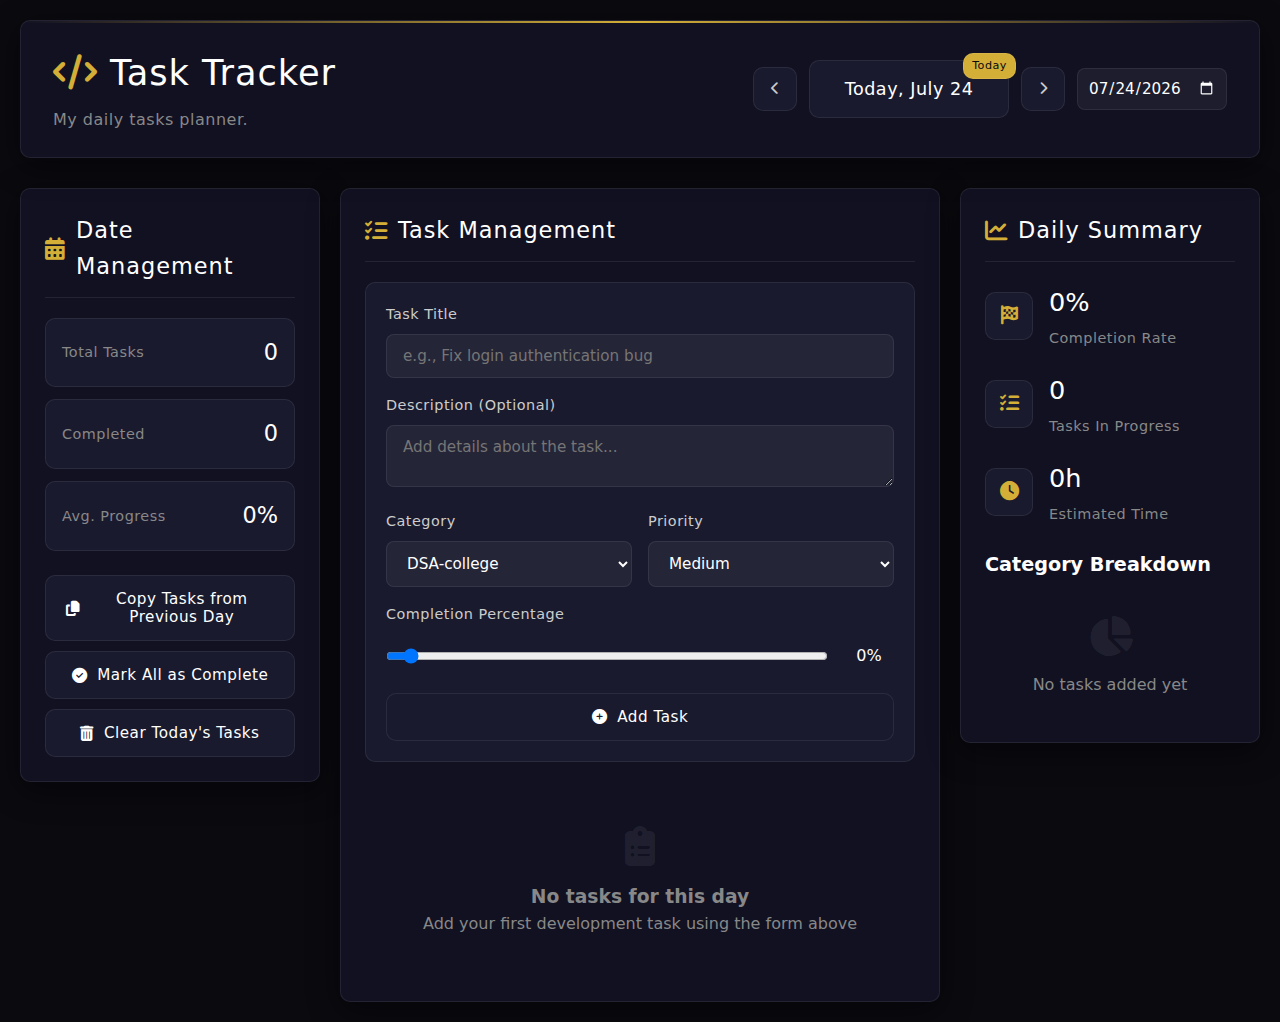
<file: modules/14-tasks.html>
<!DOCTYPE html>
<html lang="en">

<head>
    <meta charset="UTF-8">
    <meta name="viewport" content="width=device-width, initial-scale=1.0">
    <title>PLT-2026 | Development Task Tracker</title>
    <link rel="stylesheet" href="https://cdnjs.cloudflare.com/ajax/libs/font-awesome/6.4.0/css/all.min.css">
        <style>
        * {
            margin: 0;
            padding: 0;
            box-sizing: border-box;
            font-family: 'Segoe UI', system-ui, sans-serif;
        }

        :root {
            --bg-dark: #0a0a0f;
            --surface-dark: #111122;
            --surface-light: #1a1a2e;
            --text-primary: #ffffff;
            --text-secondary: #cccccc;
            --text-muted: #888888;
            --border-color: rgba(255, 255, 255, 0.08);
            --accent-gold: #d4af37;
            --accent-gold-light: #f4e4a6;
            --accent-silver: #c0c0c0;
            --shadow-dark: 0 8px 32px rgba(0, 0, 0, 0.4);
            --shadow-light: 0 4px 16px rgba(0, 0, 0, 0.3);
            --border-radius: 10px;
            --transition: all 0.3s ease;
        }

        body {
            background: var(--bg-dark);
            color: var(--text-primary);
            min-height: 100vh;
            padding: 20px;
            line-height: 1.6;
        }

        .container {
            max-width: 1400px;
            margin: 0 auto;
            display: grid;
            grid-template-columns: 1fr 2fr 1fr;
            gap: 20px;
        }

        /* Header Styles */
        header {
            grid-column: 1 / -1;
            background: var(--surface-dark);
            border: 1px solid var(--border-color);
            border-radius: var(--border-radius);
            padding: 24px 32px;
            margin-bottom: 10px;
            box-shadow: var(--shadow-dark);
            display: flex;
            justify-content: space-between;
            align-items: center;
            position: relative;
            overflow: hidden;
        }

        header::before {
            content: '';
            position: absolute;
            top: 0;
            left: 0;
            right: 0;
            height: 2px;
            background: linear-gradient(90deg, transparent, var(--accent-gold), transparent);
        }

        .header-title h1 {
            color: var(--text-primary);
            font-size: 2.2rem;
            margin-bottom: 6px;
            font-weight: 300;
            letter-spacing: 1px;
        }

        .header-title h1 i {
            color: var(--accent-gold);
            margin-right: 12px;
        }

        .header-title p {
            color: var(--text-muted);
            font-size: 1rem;
            letter-spacing: 0.5px;
        }

        .date-selector {
            display: flex;
            align-items: center;
            gap: 12px;
        }

        .date-display {
            background: var(--surface-light);
            border: 1px solid var(--border-color);
            border-radius: var(--border-radius);
            padding: 14px 20px;
            font-size: 1.1rem;
            font-weight: 400;
            color: var(--text-primary);
            min-width: 200px;
            text-align: center;
            letter-spacing: 0.5px;
        }

        .date-nav-btn {
            background: var(--surface-light);
            border: 1px solid var(--border-color);
            border-radius: var(--border-radius);
            width: 44px;
            height: 44px;
            display: flex;
            align-items: center;
            justify-content: center;
            color: var(--text-secondary);
            cursor: pointer;
            transition: var(--transition);
        }

        .date-nav-btn:hover {
            background: var(--surface-dark);
            border-color: var(--accent-gold);
            color: var(--accent-gold-light);
        }

        /* Panel Common Styles */
        .panel {
            background: var(--surface-dark);
            border: 1px solid var(--border-color);
            border-radius: var(--border-radius);
            padding: 24px;
            box-shadow: var(--shadow-dark);
            height: fit-content;
        }

        .panel h2 {
            color: var(--text-primary);
            font-size: 1.4rem;
            margin-bottom: 20px;
            padding-bottom: 12px;
            border-bottom: 1px solid var(--border-color);
            font-weight: 300;
            letter-spacing: 1px;
            display: flex;
            align-items: center;
            gap: 10px;
        }

        .panel h2 i {
            color: var(--accent-gold);
        }

        /* Left Column - Date Management */
        .date-management .stats {
            display: flex;
            flex-direction: column;
            gap: 12px;
            margin-bottom: 24px;
        }

        .stat-item {
            display: flex;
            justify-content: space-between;
            align-items: center;
            padding: 16px;
            background: var(--surface-light);
            border-radius: var(--border-radius);
            border: 1px solid var(--border-color);
        }

        .stat-label {
            color: var(--text-muted);
            font-size: 0.9rem;
            letter-spacing: 0.5px;
        }

        .stat-value {
            color: var(--text-primary);
            font-size: 1.4rem;
            font-weight: 300;
        }

        .date-actions {
            display: flex;
            flex-direction: column;
            gap: 10px;
        }

        .btn {
            padding: 14px 20px;
            border: 1px solid var(--border-color);
            border-radius: var(--border-radius);
            font-weight: 400;
            font-size: 0.95rem;
            cursor: pointer;
            transition: var(--transition);
            display: flex;
            align-items: center;
            justify-content: center;
            gap: 10px;
            letter-spacing: 0.5px;
            background: var(--surface-light);
            color: var(--text-primary);
        }

        .btn:hover {
            background: var(--surface-dark);
            border-color: var(--accent-gold);
            transform: translateY(-2px);
            box-shadow: var(--shadow-light);
            color: var(--accent-gold-light);
        }

        /* Center Column - Task Management */
        .add-task-form {
            background: var(--surface-light);
            border-radius: var(--border-radius);
            padding: 20px;
            margin-bottom: 24px;
            border: 1px solid var(--border-color);
        }

        .form-group {
            margin-bottom: 16px;
        }

        .form-group label {
            display: block;
            color: var(--text-secondary);
            margin-bottom: 8px;
            font-weight: 400;
            font-size: 0.9rem;
            letter-spacing: 0.5px;
        }

        .form-control {
            width: 100%;
            padding: 12px 16px;
            background: rgba(255, 255, 255, 0.05);
            border: 1px solid var(--border-color);
            border-radius: 8px;
            color: var(--text-primary);
            font-size: 0.95rem;
            transition: var(--transition);
        }

        .form-control:focus {
            outline: none;
            border-color: var(--accent-gold);
            background: rgba(255, 255, 255, 0.08);
        }

        .form-row {
            display: grid;
            grid-template-columns: 1fr 1fr;
            gap: 16px;
        }

        .percentage-slider {
            display: flex;
            align-items: center;
            gap: 16px;
        }

        .percentage-slider input {
            flex: 1;
            background: rgba(255, 255, 255, 0.05);
        }

        .percentage-value {
            min-width: 50px;
            text-align: center;
            font-weight: 400;
            color: var(--text-primary);
        }

        .task-list {
            display: flex;
            flex-direction: column;
            gap: 12px;
        }

        .task-item {
            background: var(--surface-light);
            border: 1px solid var(--border-color);
            border-radius: var(--border-radius);
            padding: 20px;
            transition: var(--transition);
        }

        .task-item:hover {
            border-color: var(--accent-gold);
            transform: translateY(-2px);
            box-shadow: var(--shadow-light);
        }

        .task-header {
            display: flex;
            justify-content: space-between;
            align-items: center;
            margin-bottom: 12px;
        }

        .task-title {
            color: var(--text-primary);
            font-size: 1.1rem;
            font-weight: 400;
        }

        .task-actions {
            display: flex;
            gap: 8px;
        }

        .task-action-btn {
            background: none;
            border: 1px solid var(--border-color);
            color: var(--text-muted);
            cursor: pointer;
            width: 34px;
            height: 34px;
            border-radius: 8px;
            display: flex;
            align-items: center;
            justify-content: center;
            transition: var(--transition);
        }

        .task-action-btn:hover {
            background: var(--surface-dark);
            border-color: var(--accent-gold);
            color: var(--accent-gold-light);
        }

        #datePicker::-webkit-calendar-picker-indicator {
            filter: invert(1);
            cursor: pointer;
        }

        .task-description {
            color: var(--text-secondary);
            margin-bottom: 16px;
            font-size: 0.9rem;
            line-height: 1.5;
        }

        .task-meta {
            display: flex;
            justify-content: space-between;
            align-items: center;
            margin-bottom: 12px;
            font-size: 0.85rem;
        }

        .task-category, .task-priority {
            background: rgba(255, 255, 255, 0.05);
            color: var(--text-secondary);
            padding: 4px 12px;
            border-radius: 20px;
            border: 1px solid var(--border-color);
            font-weight: 400;
        }

        .progress-container {
            margin-top: 16px;
        }

        .progress-info {
            display: flex;
            justify-content: space-between;
            margin-bottom: 8px;
        }

        .progress-label {
            color: var(--text-muted);
        }

        .progress-percentage {
            color: var(--text-primary);
            font-weight: 400;
        }

        .progress-bar {
            height: 6px;
            background: rgba(255, 255, 255, 0.05);
            border-radius: 3px;
            overflow: hidden;
        }

        .progress-fill {
            height: 100%;
            background: var(--accent-gold);
            border-radius: 3px;
            transition: width 0.5s ease;
        }

        .empty-state {
            text-align: center;
            padding: 40px 20px;
            color: var(--text-muted);
        }

        .empty-state i {
            font-size: 2.5rem;
            margin-bottom: 16px;
            color: var(--border-color);
        }

        /* Right Column - Progress Summary */
        .daily-summary .summary-stats {
            display: flex;
            flex-direction: column;
            gap: 20px;
            margin-bottom: 24px;
        }

        .summary-item {
            display: flex;
            align-items: center;
            gap: 16px;
        }

        .summary-icon {
            width: 48px;
            height: 48px;
            border-radius: var(--border-radius);
            display: flex;
            align-items: center;
            justify-content: center;
            font-size: 1.2rem;
            background: var(--surface-light);
            border: 1px solid var(--border-color);
            color: var(--accent-gold);
        }

        .summary-content h3 {
            color: var(--text-primary);
            font-size: 1.6rem;
            margin-bottom: 4px;
            font-weight: 300;
        }

        .summary-content p {
            color: var(--text-muted);
            font-size: 0.9rem;
            letter-spacing: 0.5px;
        }

        .category-breakdown {
            margin-top: 24px;
        }

        .category-item {
            display: flex;
            justify-content: space-between;
            align-items: center;
            padding: 12px 0;
            border-bottom: 1px solid var(--border-color);
        }

        .category-item:last-child {
            border-bottom: none;
        }

        .category-name {
            display: flex;
            align-items: center;
            gap: 10px;
            color: var(--text-secondary);
        }

        .category-count {
            color: var(--text-primary);
            font-weight: 400;
        }

        /* Responsive Design */
        @media (max-width: 1200px) {
            .container {
                grid-template-columns: 1fr;
                gap: 20px;
            }

            .form-row {
                grid-template-columns: 1fr;
            }
        }

        @media (max-width: 768px) {
            body {
                padding: 16px;
            }

            header {
                flex-direction: column;
                gap: 20px;
                text-align: center;
                padding: 20px;
            }

            .date-selector {
                width: 100%;
                justify-content: center;
            }

            .panel {
                padding: 20px;
            }
        }

        @media (max-width: 480px) {
            body {
                padding: 12px;
            }

            .container {
                gap: 16px;
            }

            header {
                padding: 16px;
            }

            .header-title h1 {
                font-size: 1.8rem;
            }

            .date-display {
                min-width: auto;
                padding: 12px;
                font-size: 1rem;
            }

            .btn {
                padding: 12px 16px;
                font-size: 0.9rem;
            }
        }

        /* Animation for new tasks */
        @keyframes fadeIn {
            from {
                opacity: 0;
                transform: translateY(10px);
            }
            to {
                opacity: 1;
                transform: translateY(0);
            }
        }

        .task-item {
            animation: fadeIn 0.3s ease;
        }

        /* Date highlight for today */
        .today-highlight {
            position: relative;
        }

        .today-highlight::after {
            content: "Today";
            position: absolute;
            top: -8px;
            right: -8px;
            background: var(--accent-gold);
            color: var(--bg-dark);
            font-size: 0.7rem;
            font-weight: 500;
            padding: 3px 8px;
            border-radius: 10px;
            border: 1px solid var(--border-color);
        }
    </style>
</head>

<body>
    <div class="container">
        <!-- Header -->
        <header>
            <div class="header-title">
                <h1><i class="fas fa-code"></i>Task Tracker</h1>
                <p>My daily tasks planner.</p>
            </div>
            <div class="date-selector">
                <button class="date-nav-btn" id="prevDayBtn">
                    <i class="fas fa-chevron-left"></i>
                </button>
                <div class="date-display" id="currentDateDisplay">
                    Loading...
                </div>
                <button class="date-nav-btn" id="nextDayBtn">
                    <i class="fas fa-chevron-right"></i>
                </button>
                <input type="date" id="datePicker" class="form-control" style="width: 150px; padding: 10px;">
            </div>
        </header>

        <!-- Left Column: Date Management -->
        <div class="panel date-management">
            <h2><i class="fas fa-calendar-alt"></i> Date Management</h2>

            <div class="stats">
                <div class="stat-item">
                    <span class="stat-label">Total Tasks</span>
                    <span class="stat-value" id="totalTasks">0</span>
                </div>
                <div class="stat-item">
                    <span class="stat-label">Completed</span>
                    <span class="stat-value" id="completedTasks">0</span>
                </div>
                <div class="stat-item">
                    <span class="stat-label">Avg. Progress</span>
                    <span class="stat-value" id="avgProgress">0%</span>
                </div>
            </div>

            <div class="date-actions">
                <button class="btn btn-primary" id="copyPreviousBtn">
                    <i class="fas fa-copy"></i> Copy Tasks from Previous Day
                </button>
                <button class="btn btn-secondary" id="markAllCompleteBtn">
                    <i class="fas fa-check-circle"></i> Mark All as Complete
                </button>
                <button class="btn btn-warning" id="clearTasksBtn">
                    <i class="fas fa-trash-alt"></i> Clear Today's Tasks
                </button>
            </div>
        </div>

        <!-- Center Column: Task Management -->
        <div class="panel task-management">
            <h2><i class="fas fa-tasks"></i> Task Management</h2>

            <div class="add-task-form">
                <div class="form-group">
                    <label for="taskTitle">Task Title</label>
                    <input type="text" id="taskTitle" class="form-control"
                        placeholder="e.g., Fix login authentication bug">
                </div>

                <div class="form-group">
                    <label for="taskDescription">Description (Optional)</label>
                    <textarea id="taskDescription" class="form-control" rows="2"
                        placeholder="Add details about the task..."></textarea>
                </div>

                <div class="form-row">
                    <div class="form-group">
                        <label for="taskCategory">Category</label>
                        <select id="taskCategory" class="form-control">
                            <option value="DSA-college">DSA-college</option>
                            <option value="DBMS">DBMS</option>
                            <option value="MPI">MPI</option>
                            <option value="DG">DG</option>
                            <option value="PDE">PDE</option>
                            <option value="FA">FA</option>
                            <option value="Cosmology">Cosmology</option>
                            <option value="Blockchain">Blockchain</option>
                            <option value="Other">Other</option>
                        </select>
                    </div>

                    <div class="form-group">
                        <label for="taskPriority">Priority</label>
                        <select id="taskPriority" class="form-control">
                            <option value="Low">Low</option>
                            <option value="Medium" selected>Medium</option>
                            <option value="High">High</option>
                        </select>
                    </div>
                </div>

                <div class="form-group">
                    <label for="taskPercentage">Completion Percentage</label>
                    <div class="percentage-slider">
                        <input type="range" id="taskPercentage" class="form-control" min="0" max="100" value="0">
                        <span class="percentage-value" id="percentageValue">0%</span>
                    </div>
                </div>

                <button class="btn btn-primary" id="addTaskBtn" style="width: 100%;">
                    <i class="fas fa-plus-circle"></i> Add Task
                </button>
            </div>

            <div class="task-list" id="taskListContainer">
                <!-- Tasks will be dynamically inserted here -->
                <div class="empty-state">
                    <i class="fas fa-clipboard-list"></i>
                    <h3>No tasks for this day</h3>
                    <p>Add your first development task using the form above</p>
                </div>
            </div>
        </div>

        <!-- Right Column: Progress Summary -->
        <div class="panel daily-summary">
            <h2><i class="fas fa-chart-line"></i> Daily Summary</h2>

            <div class="summary-stats">
                <div class="summary-item">
                    <div class="summary-icon completion">
                        <i class="fas fa-flag-checkered"></i>
                    </div>
                    <div class="summary-content">
                        <h3 id="completionRate">0%</h3>
                        <p>Completion Rate</p>
                    </div>
                </div>

                <div class="summary-item">
                    <div class="summary-icon tasks">
                        <i class="fas fa-list-check"></i>
                    </div>
                    <div class="summary-content">
                        <h3 id="inProgressTasks">0</h3>
                        <p>Tasks In Progress</p>
                    </div>
                </div>

                <div class="summary-item">
                    <div class="summary-icon time">
                        <i class="fas fa-clock"></i>
                    </div>
                    <div class="summary-content">
                        <h3 id="estimatedTime">0h</h3>
                        <p>Estimated Time</p>
                    </div>
                </div>
            </div>

            <div class="category-breakdown">
                <h3 style="margin-bottom: 16px; font-size: 1.2rem;">Category Breakdown</h3>
                <div id="categoryBreakdown">
                    <!-- Category items will be dynamically inserted here -->
                    <div class="empty-state" style="padding: 20px 0;">
                        <i class="fas fa-chart-pie"></i>
                        <p>No tasks added yet</p>
                    </div>
                </div>
            </div>
        </div>
    </div>

    <script>
        // Development Task Tracker Application
        class DevelopmentTaskTracker {
            constructor() {
                this.currentDate = new Date();
                this.tasks = [];
                this.init();
            }

            init() {
                // Initialize date display
                this.updateDateDisplay();

                // Load tasks for current date
                this.loadTasks();

                // Setup event listeners
                this.setupEventListeners();

                // Update statistics
                this.updateStatistics();
            }

            // Format date as YYYY-MM-DD for localStorage keys
            formatDate(date) {
                const year = date.getFullYear();
                const month = String(date.getMonth() + 1).padStart(2, '0');
                const day = String(date.getDate()).padStart(2, '0');
                return `${year}-${month}-${day}`;
            }

            // Format date for display
            formatDateDisplay(date) {
                const options = { weekday: 'long', year: 'numeric', month: 'long', day: 'numeric' };
                const today = new Date();
                const isToday = date.toDateString() === today.toDateString();

                let displayText = date.toLocaleDateString('en-US', options);
                if (isToday) {
                    displayText = `Today, ${date.toLocaleDateString('en-US', { month: 'long', day: 'numeric' })}`;
                }

                return displayText;
            }

            // Update the date display in the UI
            updateDateDisplay() {
                const dateDisplay = document.getElementById('currentDateDisplay');
                dateDisplay.textContent = this.formatDateDisplay(this.currentDate);

                // Highlight if today
                const today = new Date();
                if (this.currentDate.toDateString() === today.toDateString()) {
                    dateDisplay.classList.add('today-highlight');
                } else {
                    dateDisplay.classList.remove('today-highlight');
                }

                // Set date picker value
                document.getElementById('datePicker').value = this.formatDate(this.currentDate);
            }

            // Load tasks for the current date from localStorage
            loadTasks() {
                const dateKey = `other_tasks_${this.formatDate(this.currentDate)}`;
                const storedTasks = localStorage.getItem(dateKey);

                if (storedTasks) {
                    this.tasks = JSON.parse(storedTasks);
                } else {
                    this.tasks = [];
                }

                this.renderTasks();
                this.updateStatistics();
            }

            // Save tasks for the current date to localStorage
            saveTasks() {
                const dateKey = `other_tasks_${this.formatDate(this.currentDate)}`;
                localStorage.setItem(dateKey, JSON.stringify(this.tasks));
                this.updateStatistics();
            }

            // Add a new task
            addTask(taskData) {
                const newTask = {
                    id: `task_${Date.now()}_${Math.random().toString(36).substr(2, 9)}`,
                    title: taskData.title || 'Untitled Task',
                    description: taskData.description || '',
                    percentage: parseInt(taskData.percentage) || 0,
                    category: taskData.category || 'DSA-college',
                    priority: taskData.priority || 'Medium',
                    completed: taskData.percentage === 100
                };

                this.tasks.push(newTask);
                this.saveTasks();
                this.renderTasks();

                // Clear the form
                document.getElementById('taskTitle').value = '';
                document.getElementById('taskDescription').value = '';
                document.getElementById('taskPercentage').value = 0;
                document.getElementById('percentageValue').textContent = '0%';
            }

            // Update task progress
            updateTaskProgress(taskId, newPercentage) {
                const taskIndex = this.tasks.findIndex(task => task.id === taskId);
                if (taskIndex !== -1) {
                    this.tasks[taskIndex].percentage = parseInt(newPercentage);
                    this.tasks[taskIndex].completed = parseInt(newPercentage) === 100;
                    this.saveTasks();
                    this.renderTasks();
                }
            }

            // Delete a task
            deleteTask(taskId) {
                this.tasks = this.tasks.filter(task => task.id !== taskId);
                this.saveTasks();
                this.renderTasks();
            }

            // Mark all tasks as complete
            markAllComplete() {
                this.tasks.forEach(task => {
                    task.percentage = 100;
                    task.completed = true;
                });
                this.saveTasks();
                this.renderTasks();
            }

            // Clear all tasks for current date
            clearTasks() {
                if (confirm('Are you sure you want to clear all tasks for this day?')) {
                    this.tasks = [];
                    this.saveTasks();
                    this.renderTasks();
                }
            }

            // Copy tasks from previous day
            copyPreviousDayTasks() {
                const previousDate = new Date(this.currentDate);
                previousDate.setDate(previousDate.getDate() - 1);
                const previousDateKey = `other_tasks_${this.formatDate(previousDate)}`;

                const previousTasks = localStorage.getItem(previousDateKey);
                if (previousTasks) {
                    const tasksToCopy = JSON.parse(previousTasks);

                    // Reset completion for copied tasks
                    const copiedTasks = tasksToCopy.map(task => ({
                        ...task,
                        id: `task_${Date.now()}_${Math.random().toString(36).substr(2, 9)}`,
                        percentage: 0,
                        completed: false
                    }));

                    this.tasks = [...this.tasks, ...copiedTasks];
                    this.saveTasks();
                    this.renderTasks();
                    alert(`Copied ${copiedTasks.length} tasks from ${this.formatDateDisplay(previousDate)}`);
                } else {
                    alert('No tasks found for the previous day.');
                }
            }

            // Render tasks to the UI
            renderTasks() {
                const taskListContainer = document.getElementById('taskListContainer');

                if (this.tasks.length === 0) {
                    taskListContainer.innerHTML = `
                        <div class="empty-state">
                            <i class="fas fa-clipboard-list"></i>
                            <h3>No tasks for this day</h3>
                            <p>Add your first development task using the form above</p>
                        </div>
                    `;
                    return;
                }

                taskListContainer.innerHTML = '';

                this.tasks.forEach(task => {
                    const taskElement = document.createElement('div');
                    taskElement.className = 'task-item';
                    taskElement.innerHTML = `
                        <div class="task-header">
                            <div class="task-title">${task.title}</div>
                            <div class="task-actions">
                                <button class="task-action-btn delete-task" data-task-id="${task.id}" title="Delete Task">
                                    <i class="fas fa-trash"></i>
                                </button>
                            </div>
                        </div>
                        
                        ${task.description ? `<div class="task-description">${task.description}</div>` : ''}
                        
                        <div class="task-meta">
                            <span class="task-category">${task.category}</span>
                            <span class="task-priority priority-${task.priority.toLowerCase()}">${task.priority}</span>
                        </div>
                        
                        <div class="progress-container">
                            <div class="progress-info">
                                <span class="progress-label">Progress</span>
                                <span class="progress-percentage">${task.percentage}%</span>
                            </div>
                            <div class="progress-bar">
                                <div class="progress-fill" style="width: ${task.percentage}%"></div>
                            </div>
                            <input type="range" class="task-progress-slider" data-task-id="${task.id}" min="0" max="100" value="${task.percentage}" style="width: 100%; margin-top: 8px;">
                        </div>
                    `;

                    taskListContainer.appendChild(taskElement);
                });

                // Add event listeners for dynamically created elements
                this.addTaskEventListeners();
            }

            // Update statistics and summary
            updateStatistics() {
                // Calculate statistics
                const totalTasks = this.tasks.length;
                const completedTasks = this.tasks.filter(task => task.percentage === 100).length;
                const totalProgress = this.tasks.reduce((sum, task) => sum + task.percentage, 0);
                const avgProgress = totalTasks > 0 ? Math.round(totalProgress / totalTasks) : 0;
                const completionRate = totalTasks > 0 ? Math.round((completedTasks / totalTasks) * 100) : 0;
                const inProgressTasks = this.tasks.filter(task => task.percentage > 0 && task.percentage < 100).length;

                // Estimated time calculation (assuming 1 hour per task on average)
                const estimatedTime = Math.round(totalTasks * 1.5);

                // Update left column statistics
                document.getElementById('totalTasks').textContent = totalTasks;
                document.getElementById('completedTasks').textContent = completedTasks;
                document.getElementById('avgProgress').textContent = `${avgProgress}%`;

                // Update right column summary
                document.getElementById('completionRate').textContent = `${completionRate}%`;
                document.getElementById('inProgressTasks').textContent = inProgressTasks;
                document.getElementById('estimatedTime').textContent = `${estimatedTime}h`;

                // Update category breakdown
                this.updateCategoryBreakdown();
            }

            // Update category breakdown in the summary panel
            updateCategoryBreakdown() {
                const categoryBreakdown = document.getElementById('categoryBreakdown');

                if (this.tasks.length === 0) {
                    categoryBreakdown.innerHTML = `
                        <div class="empty-state" style="padding: 20px 0;">
                            <i class="fas fa-chart-pie"></i>
                            <p>No tasks added yet</p>
                        </div>
                    `;
                    return;
                }

                // Count tasks by category
                const categoryCounts = {};
                this.tasks.forEach(task => {
                    categoryCounts[task.category] = (categoryCounts[task.category] || 0) + 1;
                });

                // Create category items
                let categoryHTML = '';
                for (const [category, count] of Object.entries(categoryCounts)) {
                    categoryHTML += `
                        <div class="category-item">
                            <div class="category-name">
                                <i class="fas fa-folder"></i>
                                <span>${category}</span>
                            </div>
                            <div class="category-count">${count}</div>
                        </div>
                    `;
                }

                categoryBreakdown.innerHTML = categoryHTML;
            }

            // Setup event listeners for UI interactions
            setupEventListeners() {
                // Date navigation
                document.getElementById('prevDayBtn').addEventListener('click', () => {
                    this.currentDate.setDate(this.currentDate.getDate() - 1);
                    this.updateDateDisplay();
                    this.loadTasks();
                });

                document.getElementById('nextDayBtn').addEventListener('click', () => {
                    this.currentDate.setDate(this.currentDate.getDate() + 1);
                    this.updateDateDisplay();
                    this.loadTasks();
                });

                // Date picker
                document.getElementById('datePicker').addEventListener('change', (e) => {
                    const selectedDate = new Date(e.target.value);
                    this.currentDate = selectedDate;
                    this.updateDateDisplay();
                    this.loadTasks();
                });

                // Percentage slider in form
                const percentageSlider = document.getElementById('taskPercentage');
                const percentageValue = document.getElementById('percentageValue');

                percentageSlider.addEventListener('input', (e) => {
                    percentageValue.textContent = `${e.target.value}%`;
                });

                // Add task button
                document.getElementById('addTaskBtn').addEventListener('click', () => {
                    const title = document.getElementById('taskTitle').value.trim();
                    const description = document.getElementById('taskDescription').value.trim();
                    const category = document.getElementById('taskCategory').value;
                    const priority = document.getElementById('taskPriority').value;
                    const percentage = document.getElementById('taskPercentage').value;

                    if (!title) {
                        alert('Please enter a task title');
                        return;
                    }

                    this.addTask({
                        title,
                        description,
                        category,
                        priority,
                        percentage
                    });
                });

                // Enter key to add task
                document.getElementById('taskTitle').addEventListener('keypress', (e) => {
                    if (e.key === 'Enter') {
                        document.getElementById('addTaskBtn').click();
                    }
                });

                // Day management buttons
                document.getElementById('copyPreviousBtn').addEventListener('click', () => {
                    this.copyPreviousDayTasks();
                });

                document.getElementById('markAllCompleteBtn').addEventListener('click', () => {
                    this.markAllComplete();
                });

                document.getElementById('clearTasksBtn').addEventListener('click', () => {
                    this.clearTasks();
                });
            }

            // Add event listeners for dynamically created task elements
            addTaskEventListeners() {
                // Delete task buttons
                document.querySelectorAll('.delete-task').forEach(button => {
                    button.addEventListener('click', (e) => {
                        const taskId = e.currentTarget.getAttribute('data-task-id');
                        this.deleteTask(taskId);
                    });
                });

                // Progress sliders for each task
                document.querySelectorAll('.task-progress-slider').forEach(slider => {
                    slider.addEventListener('input', (e) => {
                        const taskId = e.target.getAttribute('data-task-id');
                        const newPercentage = e.target.value;

                        // Update the percentage text
                        const percentageElement = e.target.closest('.progress-container').querySelector('.progress-percentage');
                        percentageElement.textContent = `${newPercentage}%`;

                        // Update the progress bar
                        const progressFill = e.target.closest('.progress-container').querySelector('.progress-fill');
                        progressFill.style.width = `${newPercentage}%`;

                        // Update the task in the data model
                        this.updateTaskProgress(taskId, newPercentage);
                    });
                });
            }
        }

        // Initialize the application when the page loads
        document.addEventListener('DOMContentLoaded', () => {
            const tracker = new DevelopmentTaskTracker();

            // Make tracker available globally for debugging
            window.tracker = tracker;
        });
    </script>
</body>

</html>
</file>
<file: global.css>
/* global.css */

/* Reset and base styles */
* {
    margin: 0;
    padding: 0;
    box-sizing: border-box;
}

:root {
    --gold-primary: linear-gradient(135deg, #D4AF37 0%, #F5D547 50%, #D4AF37 100%);
    --gold-secondary: #B8860B;
    --gold-dark: #8B6914;
    --gold-light: #FFDF00;
    --white: #FFFFFF;
    --black: #000000;
    --gray-light: rgba(255, 255, 255, 0.1);
    --gray-dark: rgba(0, 0, 0, 0.2);
    --royal-purple: #4B0082;
    --royal-blue: #0F056B;
    --shadow: 0 8px 32px rgba(0, 0, 0, 0.1);
    --border-radius: 12px;
    --transition: all 0.3s ease;
}

body {
    font-family: 'Segoe UI', Tahoma, Geneva, Verdana, sans-serif;
    background: var(--gold-primary);
    color: var(--white);
    min-height: 100vh;
    line-height: 1.6;
    position: relative;
    overflow-x: hidden;
}

body::before {
    content: '';
    position: fixed;
    top: 0;
    left: 0;
    width: 100%;
    height: 100%;
    background-image: 
        radial-gradient(circle at 10% 20%, rgba(255, 255, 255, 0.1) 0%, transparent 20%),
        radial-gradient(circle at 90% 80%, rgba(255, 255, 255, 0.05) 0%, transparent 20%),
        linear-gradient(45deg, transparent 48%, rgba(212, 175, 55, 0.1) 50%, transparent 52%),
        linear-gradient(135deg, transparent 48%, rgba(212, 175, 55, 0.1) 50%, transparent 52%);
    background-size: 300px 300px, 300px 300px, 60px 60px, 60px 60px;
    pointer-events: none;
    z-index: -1;
}

.container {
    max-width: 1400px;
    margin: 0 auto;
    padding: 20px;
}

/* Header Styles */
.header {
    display: flex;
    justify-content: space-between;
    align-items: center;
    padding: 20px 0;
    margin-bottom: 30px;
    border-bottom: 2px solid rgba(255, 255, 255, 0.2);
}

.logo-container {
    display: flex;
    flex-direction: column;
}

.logo {
    display: flex;
    align-items: center;
    gap: 15px;
    margin-bottom: 10px;
}

.logo i {
    font-size: 2.5rem;
    color: var(--gold-light);
    filter: drop-shadow(0 0 5px rgba(255, 223, 0, 0.5));
}

.logo h1 {
    font-size: 2.5rem;
    font-weight: 700;
    background: linear-gradient(to right, #FFFFFF, #FFDF00);
    -webkit-background-clip: text;
    -webkit-text-fill-color: transparent;
    text-shadow: 0 2px 4px rgba(0, 0, 0, 0.2);
    letter-spacing: 1px;
}

.tagline {
    font-size: 1.1rem;
    color: rgba(255, 255, 255, 0.8);
    font-style: italic;
    position: relative;
    padding-left: 20px;
}

.tagline::before {
    content: '';
    position: absolute;
    left: 0;
    top: 50%;
    transform: translateY(-50%);
    width: 10px;
    height: 2px;
    background: var(--gold-light);
}

.header-controls {
    display: flex;
    gap: 15px;
}

/* Button Styles */
.btn-icon {
    width: 50px;
    height: 50px;
    border-radius: 50%;
    border: 2px solid var(--black);
    background: transparent;
    color: var(--white);
    font-size: 1.3rem;
    cursor: pointer;
    display: flex;
    align-items: center;
    justify-content: center;
    transition: var(--transition);
    position: relative;
    overflow: hidden;
}

.btn-icon::before {
    content: '';
    position: absolute;
    top: 0;
    left: -100%;
    width: 100%;
    height: 100%;
    background: linear-gradient(90deg, transparent, rgba(255, 255, 255, 0.2), transparent);
    transition: left 0.5s ease;
}

.btn-icon:hover::before {
    left: 100%;
}

.btn-icon:hover {
    background: rgba(255, 255, 255, 0.1);
    transform: translateY(-3px);
    box-shadow: 0 5px 15px rgba(0, 0, 0, 0.2);
}

.btn-icon.clicked {
    transform: scale(0.95);
}

/* Stats Summary */
.stats-summary {
    display: grid;
    grid-template-columns: repeat(auto-fit, minmax(200px, 1fr));
    gap: 20px;
    margin-bottom: 40px;
}

.stat-card {
    background: rgba(255, 255, 255, 0.1);
    backdrop-filter: blur(10px);
    border-radius: var(--border-radius);
    padding: 20px;
    display: flex;
    align-items: center;
    gap: 20px;
    border: 1px solid rgba(255, 255, 255, 0.2);
    transition: var(--transition);
    position: relative;
    overflow: hidden;
}

.stat-card::before {
    content: '';
    position: absolute;
    top: 0;
    left: 0;
    width: 5px;
    height: 100%;
    background: linear-gradient(to bottom, var(--gold-light), var(--gold-secondary));
}

.stat-card:hover {
    transform: translateY(-5px);
    box-shadow: var(--shadow);
    background: rgba(255, 255, 255, 0.15);
}

.stat-icon {
    width: 60px;
    height: 60px;
    background: rgba(0, 0, 0, 0.2);
    border-radius: 50%;
    display: flex;
    align-items: center;
    justify-content: center;
    font-size: 1.8rem;
}

.stat-content h3 {
    font-size: 1rem;
    color: rgba(255, 255, 255, 0.8);
    margin-bottom: 5px;
    font-weight: 500;
}

.stat-value {
    font-size: 2rem;
    font-weight: 700;
    background: linear-gradient(to right, #FFFFFF, #FFDF00);
    -webkit-background-clip: text;
    -webkit-text-fill-color: transparent;
}

/* Main Modules Grid */
.section-title {
    font-size: 1.8rem;
    margin-bottom: 25px;
    padding-bottom: 10px;
    border-bottom: 1px solid rgba(255, 255, 255, 0.2);
    position: relative;
}

.section-title::after {
    content: '';
    position: absolute;
    bottom: -1px;
    left: 0;
    width: 80px;
    height: 3px;
    background: linear-gradient(to right, var(--gold-light), transparent);
}

.modules-container {
    display: grid;
    grid-template-columns: repeat(auto-fill, minmax(250px, 1fr));
    gap: 25px;
    margin-bottom: 50px;
}

.module-card {
    background: rgba(255, 255, 255, 0.08);
    backdrop-filter: blur(10px);
    border-radius: var(--border-radius);
    padding: 25px 20px;
    text-decoration: none;
    color: var(--white);
    display: flex;
    flex-direction: column;
    align-items: center;
    text-align: center;
    border: 2px solid var(--black);
    transition: var(--transition);
    position: relative;
    overflow: hidden;
}

.module-card::before {
    content: '';
    position: absolute;
    top: 0;
    left: 0;
    width: 100%;
    height: 5px;
    background: linear-gradient(to right, var(--royal-blue), var(--royal-purple));
}

.module-card:hover {
    transform: translateY(-8px);
    box-shadow: var(--shadow);
    background: rgba(255, 255, 255, 0.12);
    border-color: rgba(255, 255, 255, 0.3);
}

.module-icon {
    font-size: 2.5rem;
    margin-bottom: 15px;
    transition: var(--transition);
}

.module-card:hover .module-icon {
    transform: scale(1.2);
}

.module-title {
    font-size: 1.3rem;
    font-weight: 600;
    margin-bottom: 15px;
}

.module-indicator {
    display: flex;
    align-items: center;
    gap: 8px;
    font-size: 0.9rem;
    color: rgba(255, 255, 255, 0.7);
}

.indicator-dot {
    width: 10px;
    height: 10px;
    border-radius: 50%;
    background: #4CAF50;
}

.indicator-dot.active {
    background: #4CAF50;
    box-shadow: 0 0 10px #4CAF50;
}

/* Quick Actions */
.actions-container {
    display: flex;
    flex-wrap: wrap;
    gap: 20px;
    margin-bottom: 50px;
}

.action-btn {
    flex: 1;
    min-width: 200px;
    padding: 18px 25px;
    background: rgba(0, 0, 0, 0.2);
    border: 2px solid var(--black);
    border-radius: var(--border-radius);
    color: var(--white);
    font-size: 1.1rem;
    font-weight: 500;
    cursor: pointer;
    display: flex;
    align-items: center;
    justify-content: center;
    gap: 15px;
    transition: var(--transition);
}

.action-btn:hover {
    background: rgba(255, 255, 255, 0.1);
    transform: translateY(-5px);
    box-shadow: 0 10px 20px rgba(0, 0, 0, 0.2);
}

.action-btn.clicked {
    transform: scale(0.98);
}

.action-btn i {
    font-size: 1.5rem;
}

/* Footer */
.footer {
    margin-top: 40px;
    padding-top: 30px;
    border-top: 1px solid rgba(255, 255, 255, 0.2);
}

.footer-content {
    display: flex;
    justify-content: space-between;
    align-items: center;
    flex-wrap: wrap;
    gap: 20px;
    margin-bottom: 20px;
}

.footer-links {
    display: flex;
    gap: 25px;
}

.footer-links a {
    color: rgba(255, 255, 255, 0.7);
    text-decoration: none;
    transition: var(--transition);
    position: relative;
}

.footer-links a:hover {
    color: var(--white);
}

.footer-links a::after {
    content: '';
    position: absolute;
    bottom: -5px;
    left: 0;
    width: 0;
    height: 2px;
    background: var(--gold-light);
    transition: width 0.3s ease;
}

.footer-links a:hover::after {
    width: 100%;
}

.system-status {
    display: flex;
    align-items: center;
    gap: 10px;
    font-size: 0.9rem;
    color: rgba(255, 255, 255, 0.7);
}

.status-indicator {
    width: 12px;
    height: 12px;
    border-radius: 50%;
}

.status-indicator.active {
    background: #4CAF50;
    box-shadow: 0 0 10px #4CAF50;
}

/* Dark mode */
.dark-mode {
    --gold-primary: linear-gradient(135deg, #0F0A08 0%, #1A1A2E 50%, #16213E 100%);
}

.dark-mode .module-card, 
.dark-mode .stat-card,
.dark-mode .action-btn {
    background: rgba(0, 0, 0, 0.3);
}

/* Responsive design */
@media (max-width: 1024px) {
    .modules-container {
        grid-template-columns: repeat(auto-fill, minmax(220px, 1fr));
    }
}

@media (max-width: 768px) {
    .header {
        flex-direction: column;
        align-items: flex-start;
        gap: 20px;
    }
    
    .logo h1 {
        font-size: 2rem;
    }
    
    .stats-summary {
        grid-template-columns: repeat(2, 1fr);
    }
    
    .modules-container {
        grid-template-columns: repeat(auto-fill, minmax(200px, 1fr));
    }
    
    .footer-content {
        flex-direction: column;
        align-items: flex-start;
    }
    
    .footer-links {
        flex-direction: column;
        gap: 10px;
    }
}

@media (max-width: 480px) {
    .container {
        padding: 15px;
    }
    
    .stats-summary {
        grid-template-columns: 1fr;
    }
    
    .modules-container {
        grid-template-columns: 1fr;
    }
    
    .action-btn {
        min-width: 100%;
    }
    
    .logo h1 {
        font-size: 1.8rem;
    }
}
</file>
